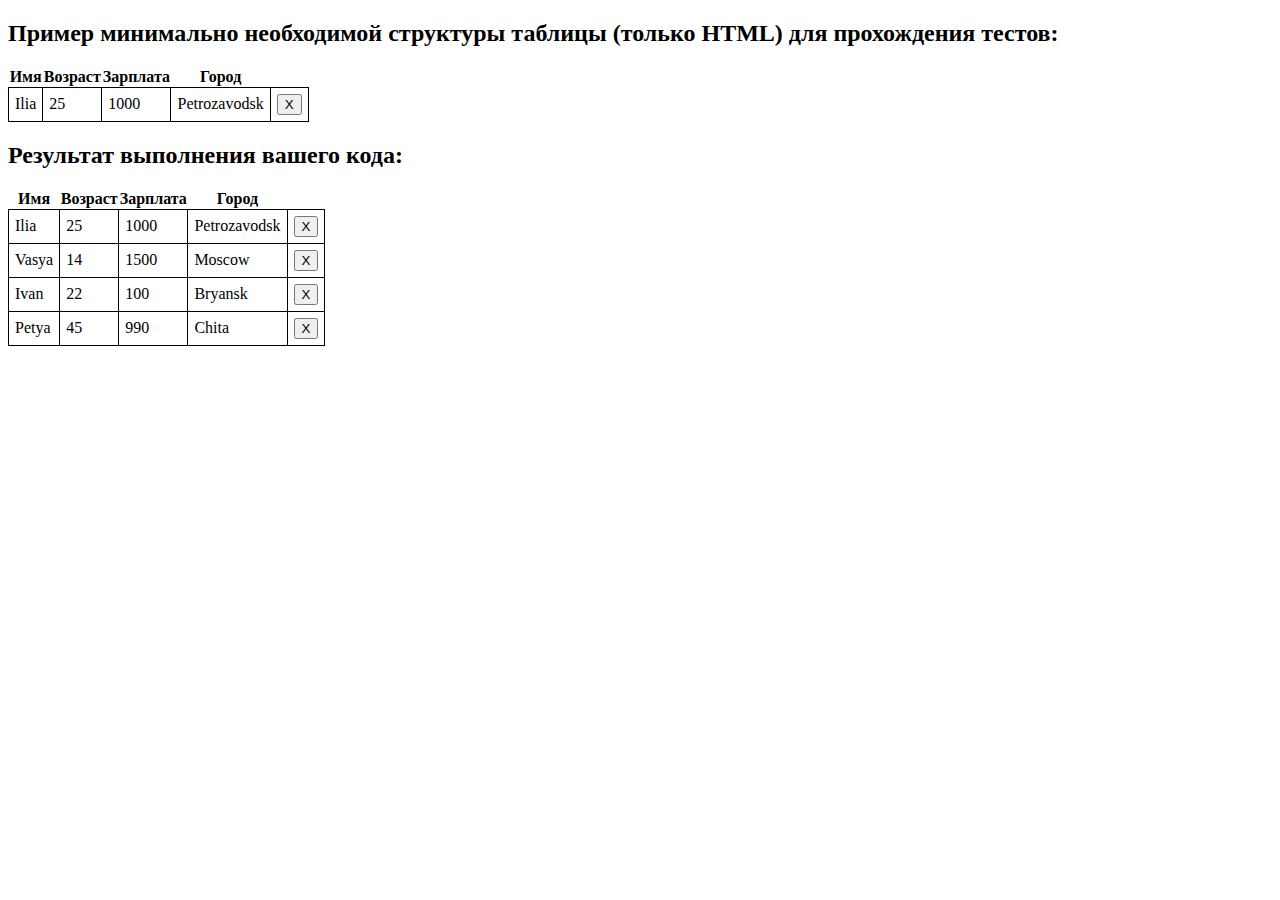
<file: 6-module/1-task/index.html>
<!DOCTYPE html>
<html>

<head>
  <title>Очищаемая таблица</title>
  <link href="style.css" rel="stylesheet">
</head>

<body>
  <h2>Пример минимально необходимой структуры таблицы (только HTML) для прохождения тестов:</h1>
  <div class="example">
    <table>
      <thead>
        <tr>
          <th>Имя</th>
          <th>Возраст</th>
          <th>Зарплата</th>
          <th>Город</th>
          <th></th>
        </tr>
      </thead>
      <tbody>
        <tr>
          <td>Ilia</td>
          <td>25</td>
          <td>1000</td>
          <td>Petrozavodsk</td>
          <td><button>X</button></td>
        </tr>
      </tbody>
    </table>
  </div>

  <h2>Результат выполнения вашего кода:</h2>

  <script type="module">
    import UserTable from './index.js';

    let rows = [
      {
        name: 'Ilia',
        age: 25,
        salary: 1000,
        city: 'Petrozavodsk'
      },
      {
        name: 'Vasya',
        age: 14,
        salary: 1500,
        city: 'Moscow'
      },
      {
        name: 'Ivan',
        age: 22,
        salary: 100,
        city: 'Bryansk'
      },
      {
        name: 'Petya',
        age: 45,
        salary: 990,
        city: 'Chita'
      }
    ];

    let table = new UserTable(rows);
    document.body.append(table.elem);

  </script>
</body>

</html>
</file>
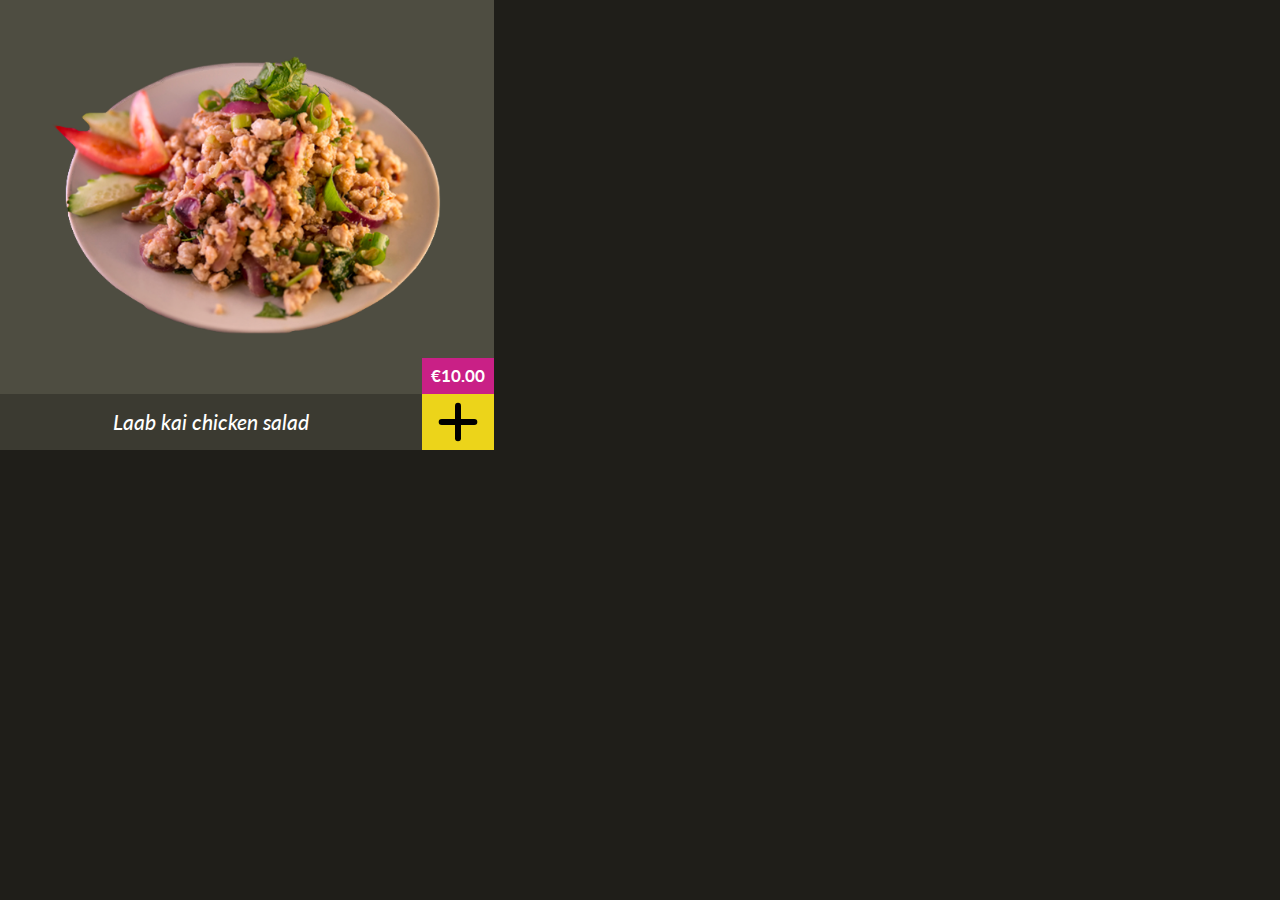
<file: 6-module/2-task/index.html>
<!DOCTYPE html>
<html>

<head>
  <meta charset="utf-8" />
  <meta name="viewport" content="width=device-width, initial-scale=1" />
  <title>Бангкок Экспресс: Карточка товара</title>
  <link rel="stylesheet" href="./index.css" />
  <link rel="stylesheet" href="/assets/styles/common.css" />
</head>

<body>
  <div id="holder" class="container_half"></div>

  <script type="module">
    import ProductCard from './index.js';

    let card = new ProductCard({
      name: "Laab kai chicken salad",
      price: 10,
      category: "salads",
      image: "laab_kai_chicken_salad.png",
      id: "laab-kai-chicken-salad"
    });

    holder.append(card.elem);
  </script>
</body>

</html>
</file>
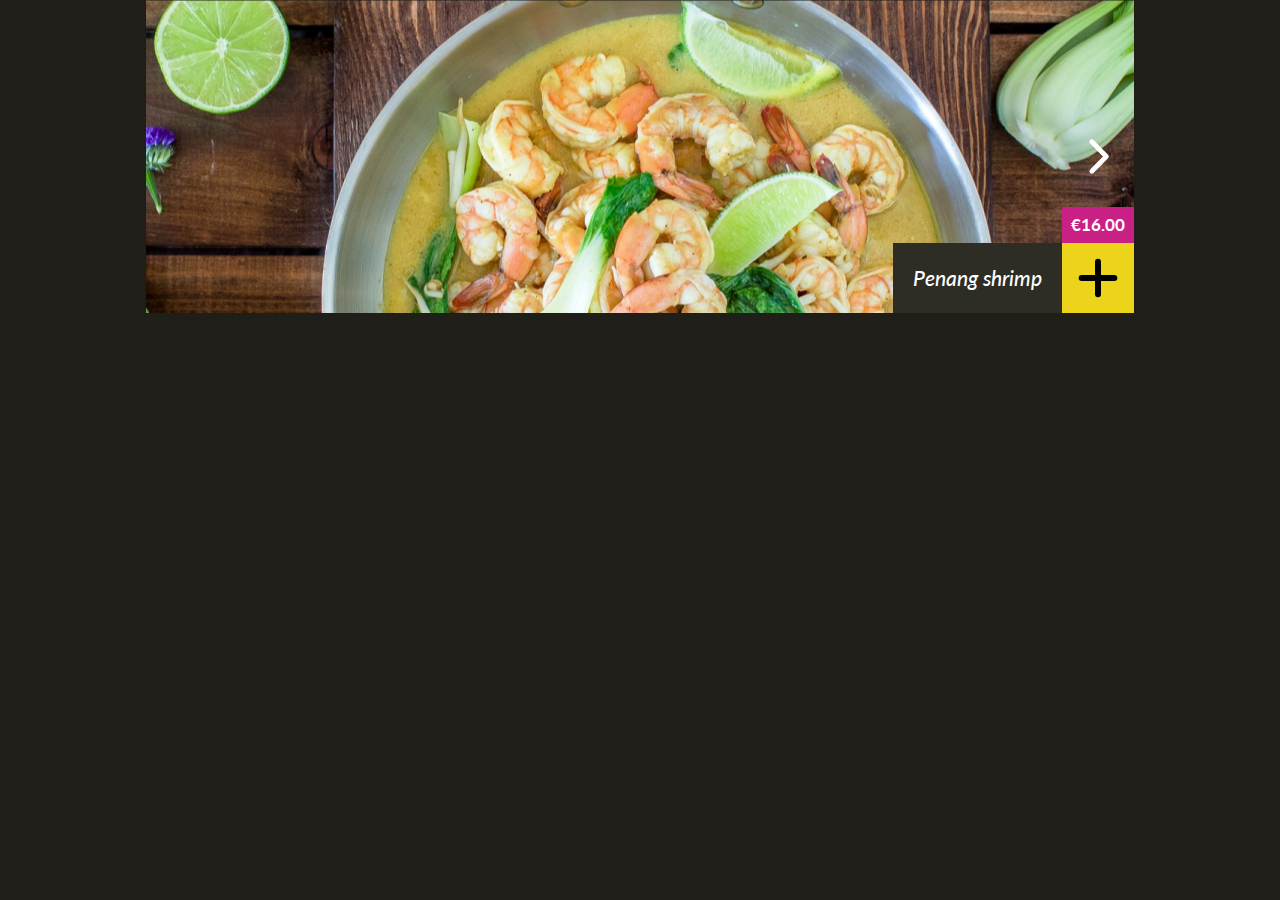
<file: 6-module/3-task/index.html>
<!DOCTYPE html>
<html>

<head>
  <meta charset="utf-8" />
  <meta name="viewport" content="width=device-width, initial-scale=1" />
  <title>Бангкок Экспресс: Карусель</title>

  <link rel="stylesheet" href="./index.css" />
  <link rel="stylesheet" href="/assets/styles/common.css" />
</head>

<body>
  <div class="container">
  </div>

  <script type="module">
    import slides from './slides.js';
    import Carousel from './index.js';

    let carousel = new Carousel(slides);
    let containerElement = document.body.querySelector('.container');

    containerElement.append(carousel.elem);
  </script>
</body>

</html>
</file>
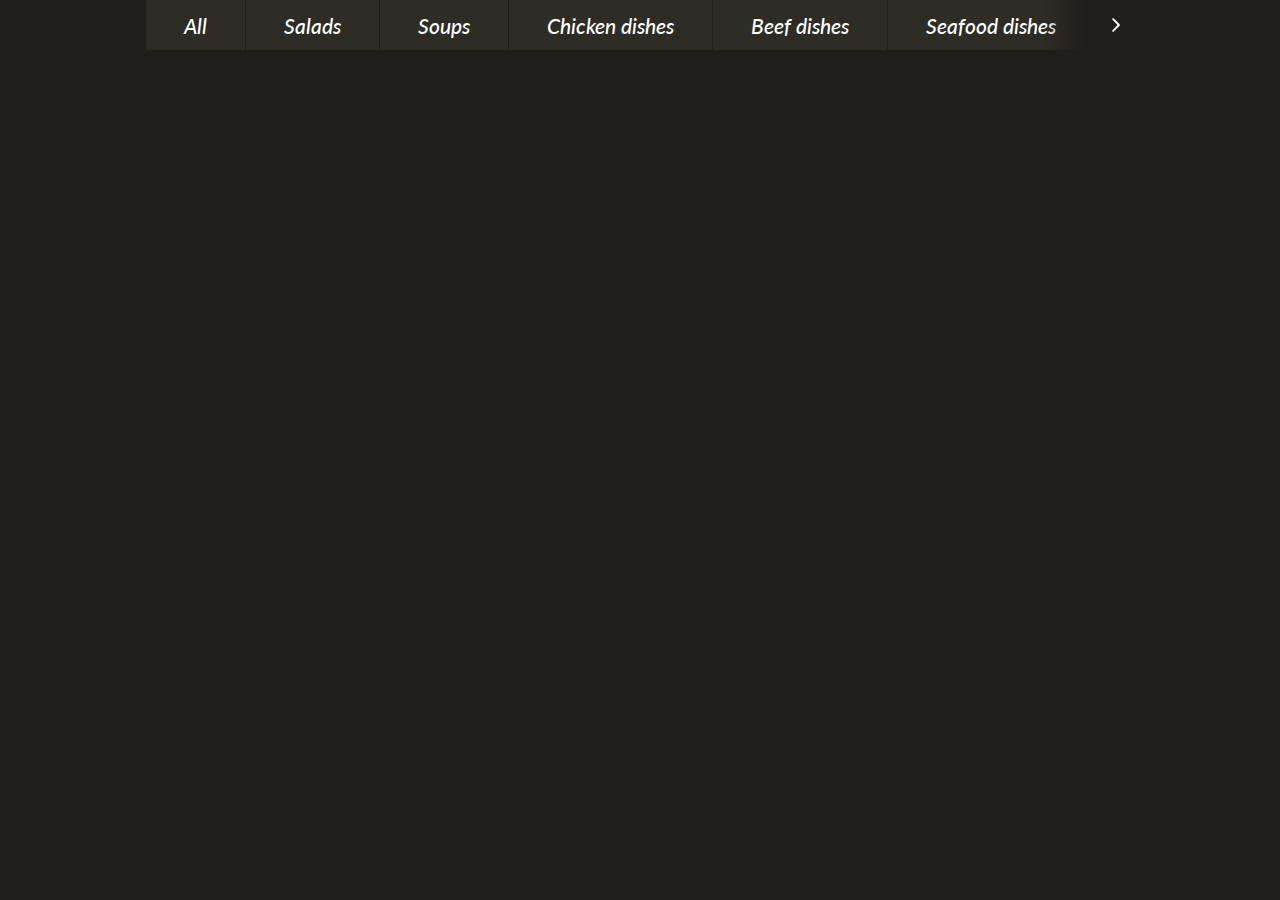
<file: 7-module/1-task/index.html>
<!DOCTYPE html>
<html>

<head>
  <meta charset="utf-8" />
  <meta name="viewport" content="width=device-width, initial-scale=1" />
  <title>Бангкок Экспресс: Лента-Меню</title>

  <link rel="stylesheet" href="./index.css" />
  <link rel="stylesheet" href="/assets/styles/common.css" />
</head>

<body>
  <div class="container">
  </div>

  <script type="module">
    import RibbonMenu from './index.js';
    import categories from './categories.js';

    let ribbon = new RibbonMenu(categories);

    let container = document.querySelector('.container');

    container.append(ribbon.elem);
  </script>
</body>

</html>
</file>
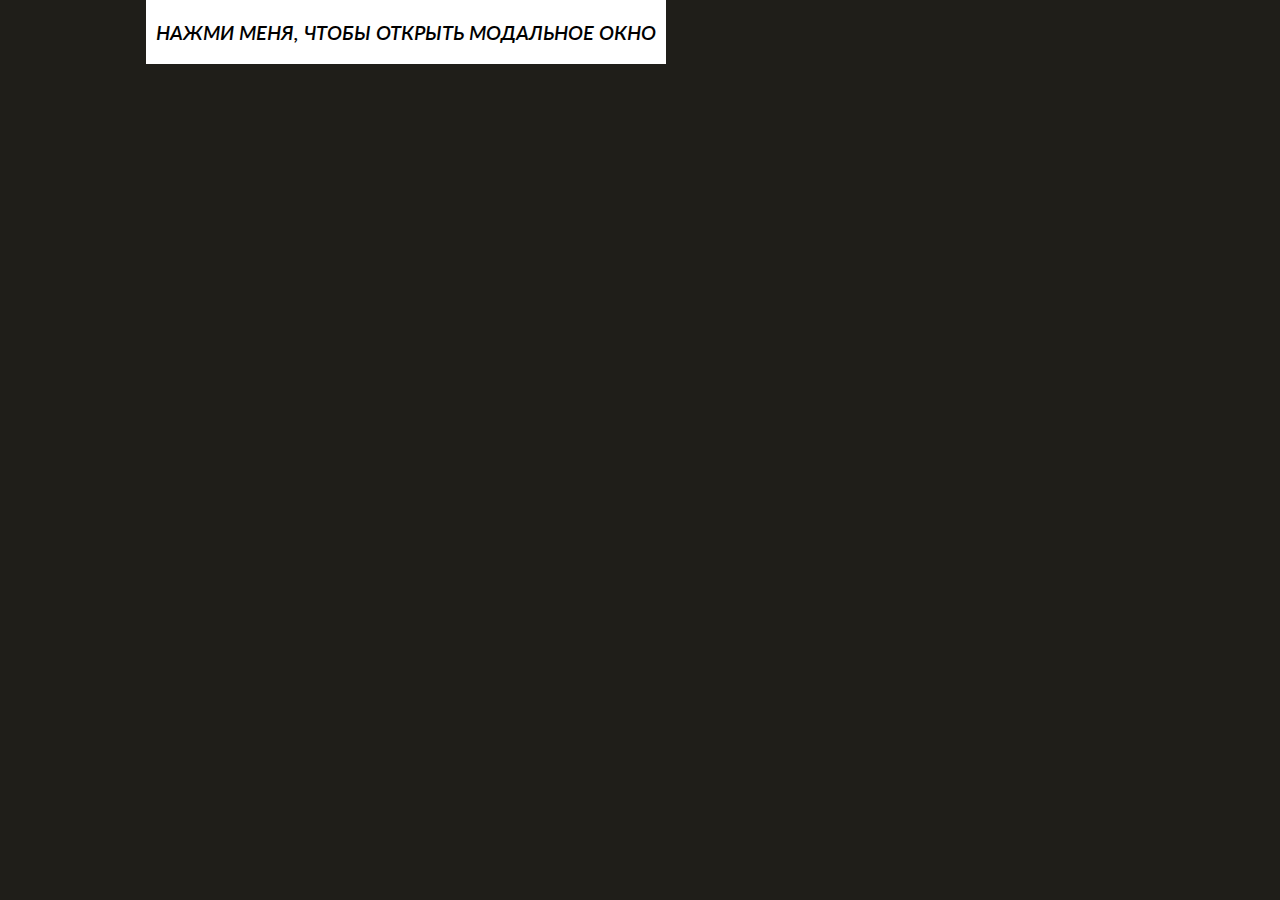
<file: 7-module/2-task/index.html>
<!DOCTYPE html>
<html>

<head>
  <meta charset="utf-8" />
  <meta name="viewport" content="width=device-width, initial-scale=1" />
  <title>Бангкок Экспресс: Модальное окно</title>

  <link rel="stylesheet" href="./index.css" />
  <link rel="stylesheet" href="/assets/styles/common.css" />
</head>

<body>
  <script type="module">
    import Modal from './index.js';
    import createElement from '../../assets/lib/create-element.js';

    window.openModal = () => {
      let modal = new Modal();
      modal.setTitle('Modal Title');
      modal.setBody(createElement('<div>Тело модального окна</div>'));

      modal.open();
    }
  </script>

  <div class="container">
    <button class='button' onclick="openModal()" style="background: white; color: black;padding: 10px">
      Нажми меня, чтобы открыть модальное окно
    </button>
  </div>


</body>

</html>
</file>
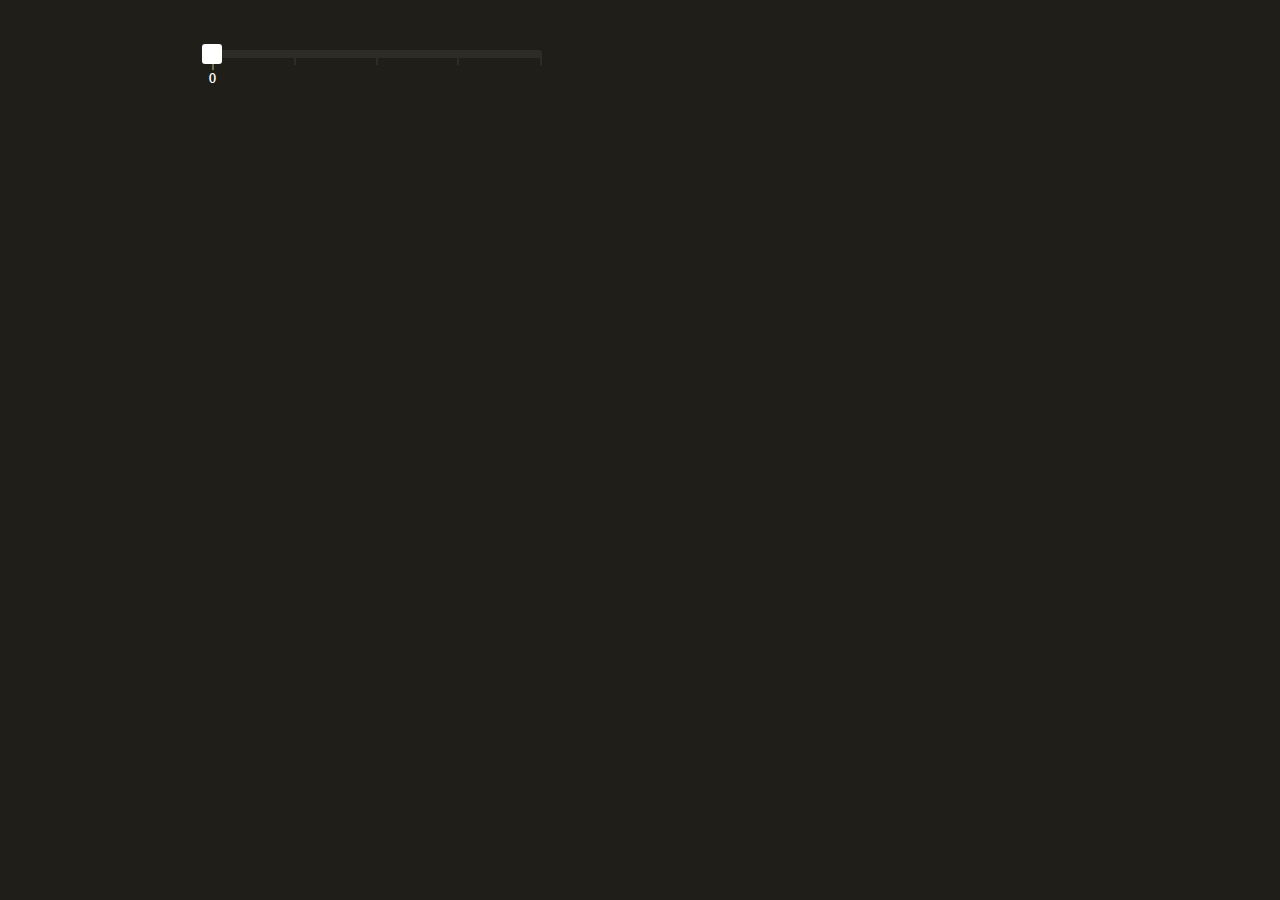
<file: 7-module/3-task/index.html>
<!DOCTYPE html>
<html>

<head>
  <meta charset="utf-8" />
  <meta name="viewport" content="width=device-width, initial-scale=1" />
  <title>Бангкок Экспресс: Пошаговый слайдер</title>

  <link rel="stylesheet" href="./index.css" />
  <link rel="stylesheet" href="/assets/styles/common.css" />
</head>

<body>
  <div class="container" id="holder" style="padding: 50px;">
  </div>

  <script type="module">
    import StepSlider from './index.js';

    let stepSlider = new StepSlider({
      steps: 5
    });

    holder.append(stepSlider.elem);

    holder.addEventListener('slider-change', (event) => console.log(event));
  </script>
</body>

</html>
</file>
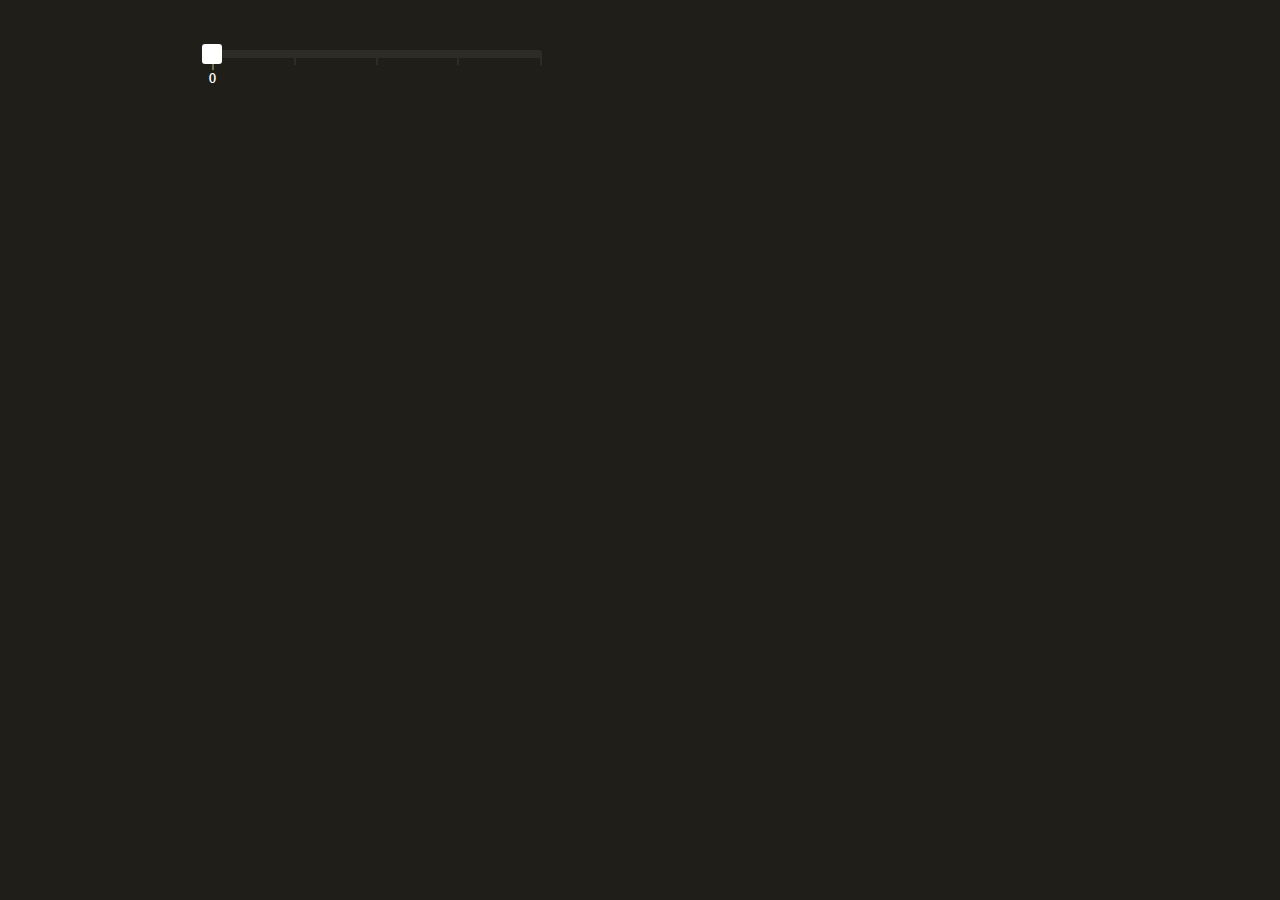
<file: 7-module/4-task/index.html>
<!DOCTYPE html>
<html>
  <head>
    <meta charset="utf-8" />
    <meta name="viewport" content="width=device-width, initial-scale=1" />
    <title>Бангкок Экспресс: Пошаговый слайдер</title>

    <link rel="stylesheet" href="./index.css" />
    <link rel="stylesheet" href="/assets/styles/common.css" />
  </head>

  <body>
    <div class="container" id="holder" style="padding: 50px"></div>

    <script type="module">
      import StepSlider from "./index.js";

      let stepSlider = new StepSlider({
        steps: 5,
      });

      holder.append(stepSlider.elem);

      holder.addEventListener("slider-change", (event) => console.log(event));
    </script>
  </body>
</html>
</file>
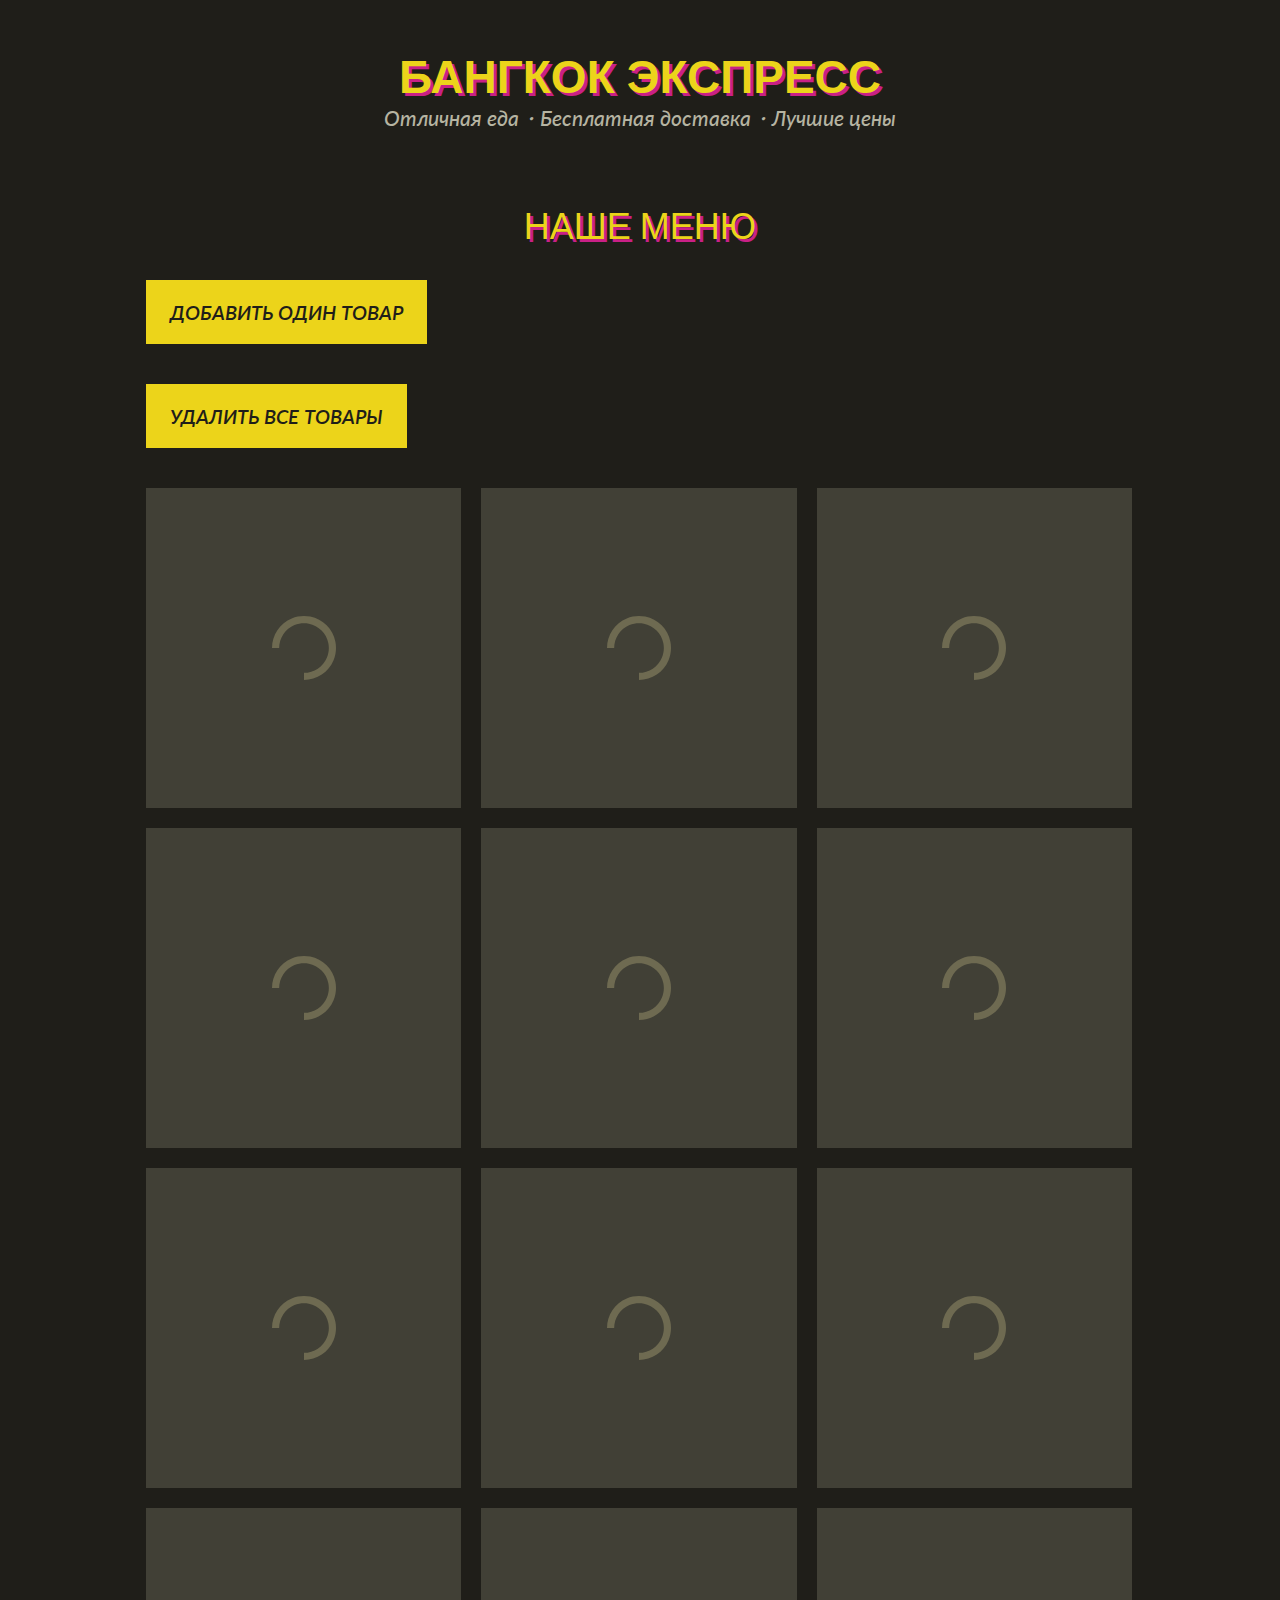
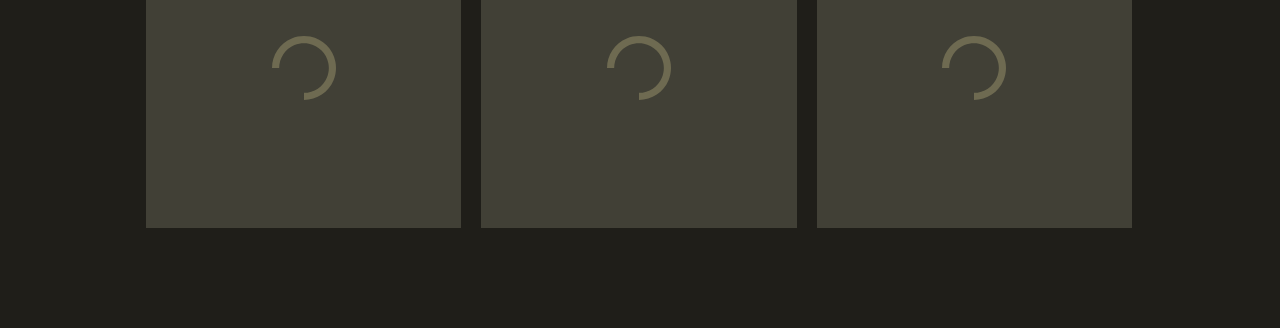
<file: 8-module/1-task/index.html>
<!DOCTYPE html>
<html>

<head>
  <meta charset="utf-8" />
  <meta name="viewport" content="width=device-width, initial-scale=1" />
  <title>Бангкок Экспресс: Иконка корзины</title>

  <link rel="stylesheet" href="./index.css" />
  <link rel="stylesheet" href="./product-grid.css" />
  <link rel="stylesheet" href="/assets/styles/common.css" />
</head>

<body>
  <header class="header container">
    <h1 class="heading logo">Бангкок Экспресс</h1>
    <h3 class="subheading">Отличная еда・Бесплатная доставка・Лучшие цены</h3>

    <div data-cart-icon-holder>
      <!--СЮДА ВСТАВЛЯЕТСЯ CART-ICON-->
    </div>
  </header>

  <main>
    <div class="container" style="padding-bottom: 40px;">
      <h2 class="section-heading">Наше Меню</h2>

      <div>
        <button class="button" data-add-product>Добавить один товар</button>
      </div>

      <div style="padding-top: 40px;">
        <button class="button" data-remove-all-products>Удалить все товары</button>
      </div>
    </div>

    <div class="container">
      <div class="products-grid is-loading">
        <div class="products-grid__skeleton">
          <div class="products-grid__skeleton-item"></div>
          <div class="products-grid__skeleton-item"></div>
          <div class="products-grid__skeleton-item"></div>
          <div class="products-grid__skeleton-item"></div>
          <div class="products-grid__skeleton-item"></div>
          <div class="products-grid__skeleton-item"></div>

          <div class="products-grid__skeleton-item"></div>
          <div class="products-grid__skeleton-item"></div>
          <div class="products-grid__skeleton-item"></div>
          <div class="products-grid__skeleton-item"></div>
          <div class="products-grid__skeleton-item"></div>
          <div class="products-grid__skeleton-item"></div>
        </div>

        <div class="products-grid__inner"></div>
      </div>
    </div>
  </main>

  <script type="module">
    import CartIcon from './index.js';

    let product = {
      price: 7,
      count: 1,
    }

    let cart = {
      products: [],

      isEmpty() {
        return this.products.length === 0;
      },

      getTotalCount() {
        return this.products.length;
      },

      getTotalPrice() {
        return this.products.reduce((totalPrice, product) => totalPrice + product.price, 0);
      }
    }

    let cartIcon = new CartIcon();
    let cartIconHolder = document.querySelector('[data-cart-icon-holder]');
    cartIconHolder.append(cartIcon.elem);

    let addProductButton = document.querySelector('[data-add-product]');
    let removeAllProductsButton = document.querySelector('[data-remove-all-products]');

    addProductButton.onclick = () => {
      let productToAdd = Object.assign({}, product);
      cart.products.push(productToAdd);

      cartIcon.update(cart);
    };

    removeAllProductsButton.onclick = () => {
      cart.products = [];

      cartIcon.update(cart);
    };

  </script>
</body>

</html>
</file>
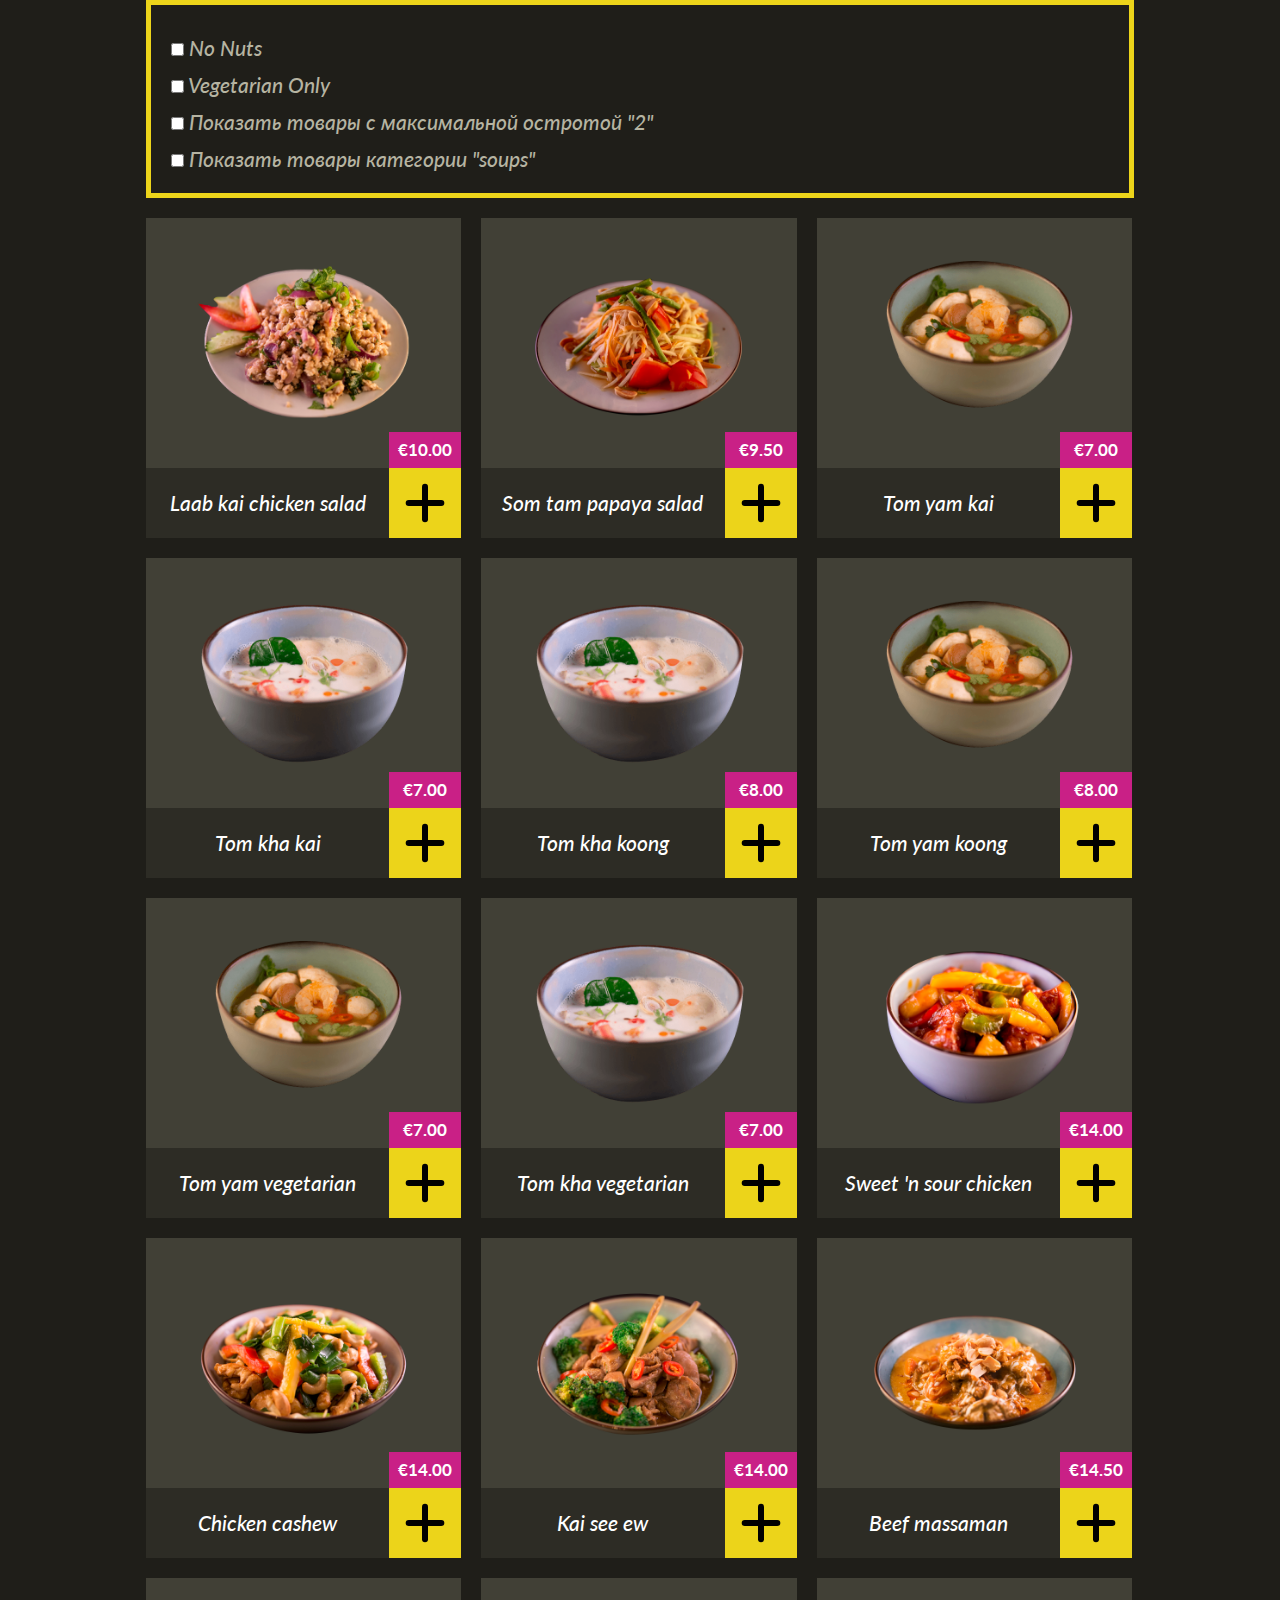
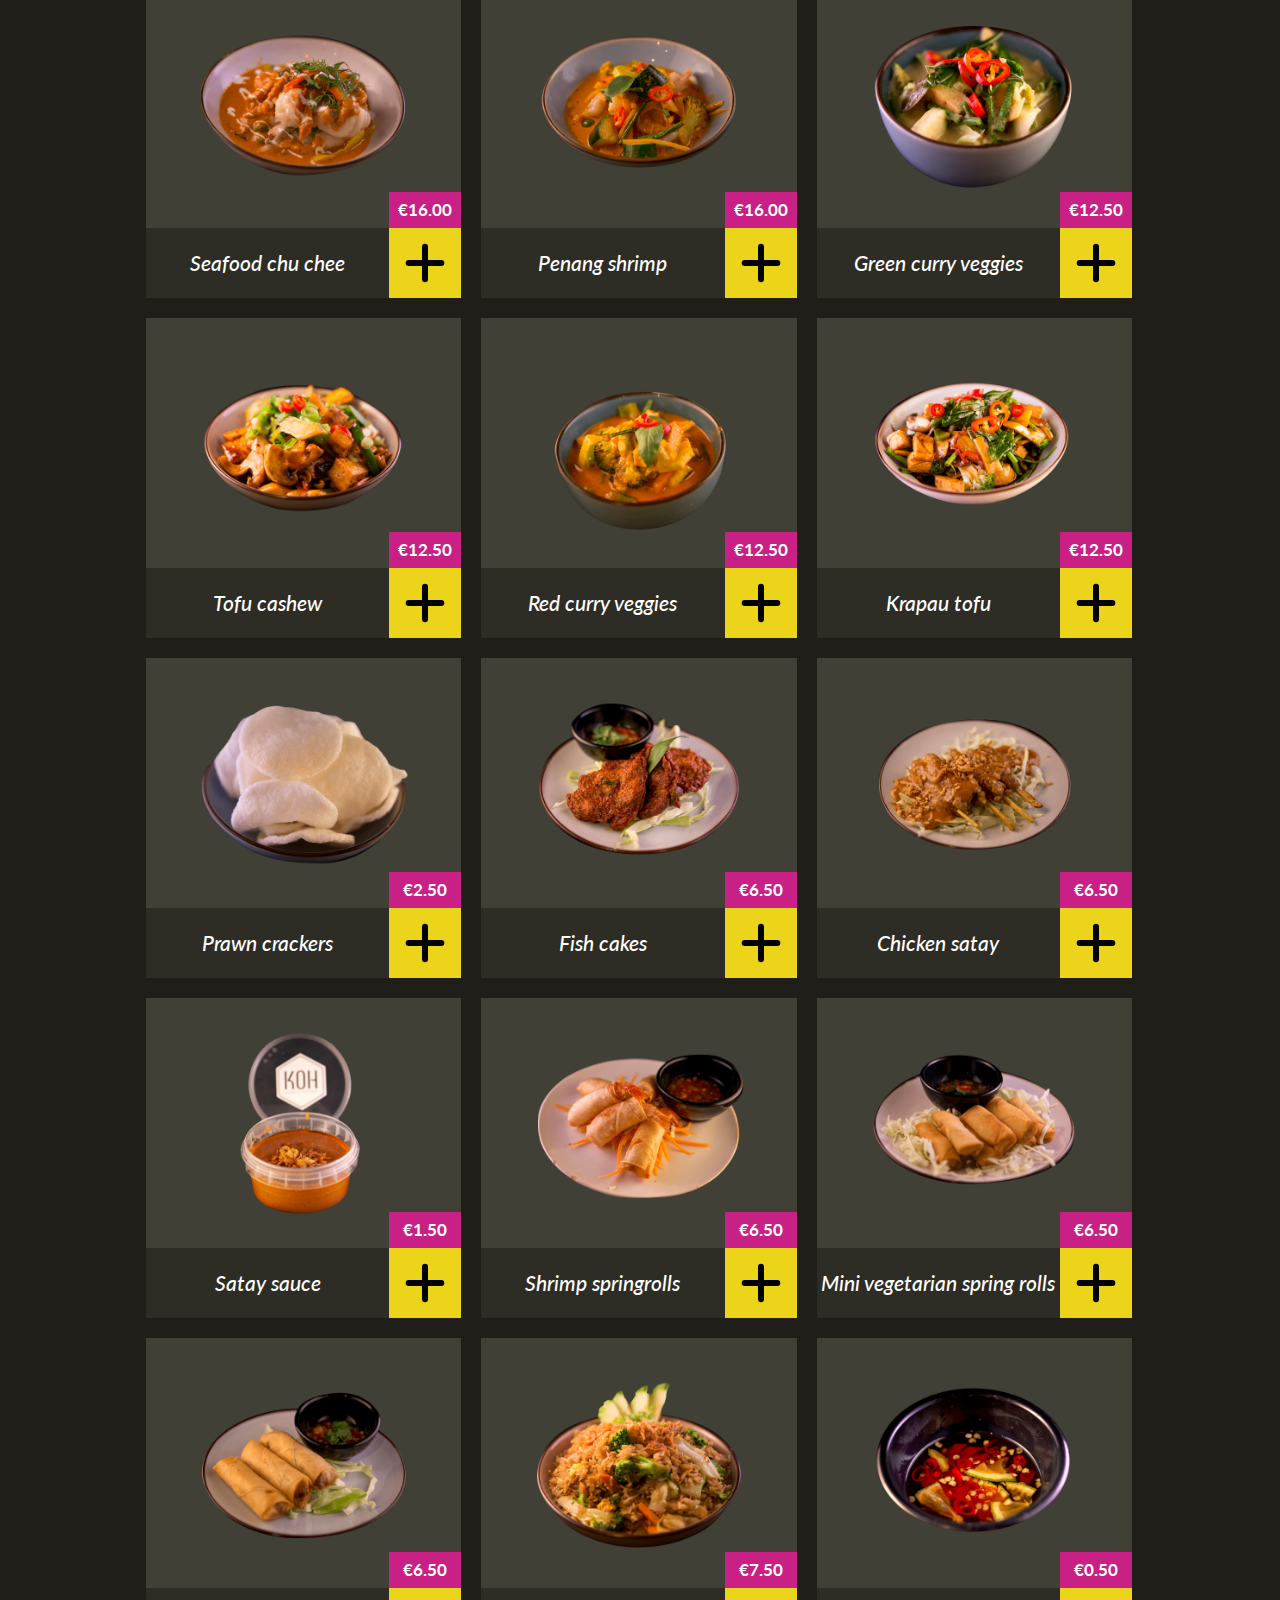
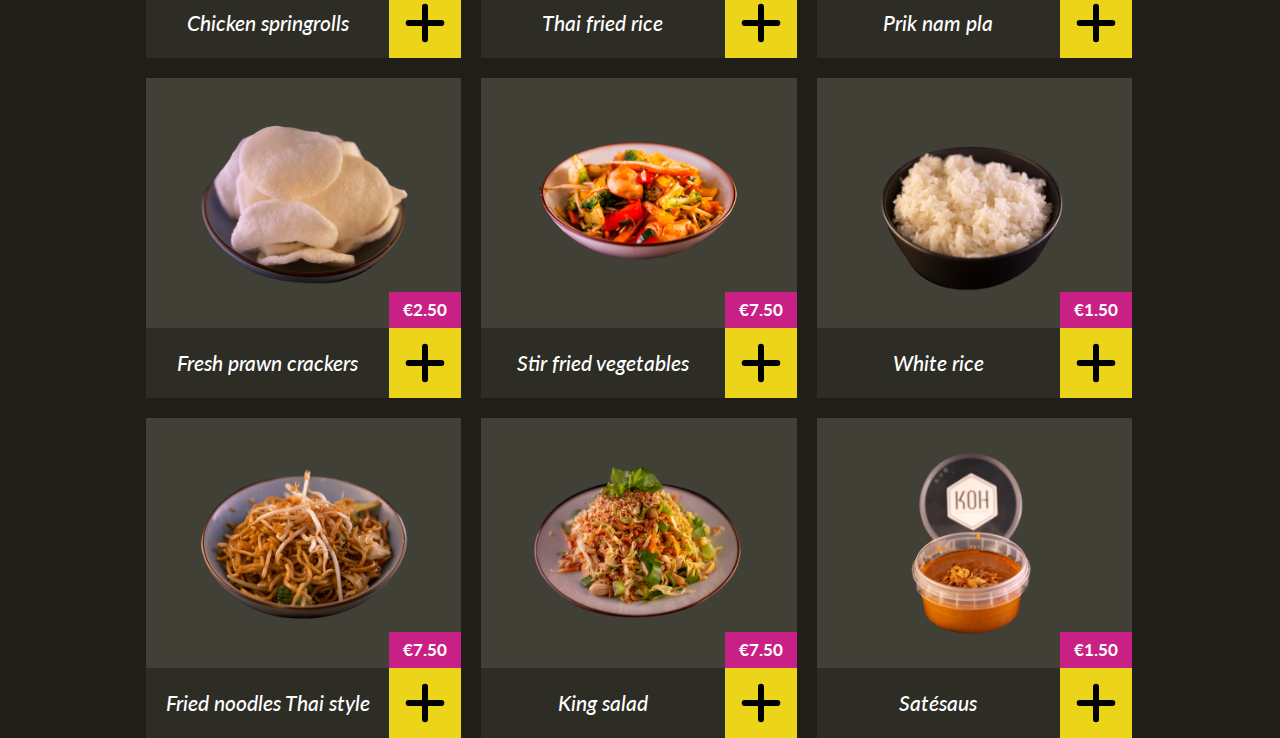
<file: 8-module/2-task/index.html>
<!DOCTYPE html>
<html>

<head>
  <meta charset="utf-8" />
  <meta name="viewport" content="width=device-width, initial-scale=1" />
  <title>Бангкок Экспресс: Иконка корзины</title>

  <link rel="stylesheet" href="./index.css" />
  <link rel="stylesheet" href="../../../6-module/2-task/index.css">
  <link rel="stylesheet" href="/assets/styles/common.css" />
</head>

<style>
  .controls {
    padding: 20px;
    margin-bottom: 20px;
    border: 5px solid var(--color-yellow);
  }

  .controls__row {
    margin-top: 10px;
  }
</style>

<body>
  <div class="container controls">
    <div class="controls__row">
      <label class="subheading">
        <input type="checkbox" data-no-nuts> No Nuts
      </label>
    </div>

    <div class="controls__row">
      <label class="subheading">
        <input type="checkbox" data-vegetarian-only> Vegetarian Only
      </label>
    </div>

    <div class="controls__row">
      <label class="subheading">
        <input type="checkbox" data-max-spiciness> Показать товары с максимальной остротой "2"
      </label>
    </div>

    <div class="controls__row">
      <label class="subheading">
        <input type="checkbox" data-category> Показать товары категории "soups"
      </label>
    </div>
  </div>

  <div class="container" id="container"></div>

  <script type="module">
    import ProductGrid from './index.js';
    import products from './products.js';

    let productGrid = new ProductGrid(products);

    container.append(productGrid.elem);

    let noNutsControl = document.querySelector('[data-no-nuts]');
    noNutsControl.addEventListener('change', () => {
      productGrid.updateFilter({ noNuts: event.target.checked });
    });

    let vegetarianOnlyControl = document.querySelector('[data-vegetarian-only]');
    vegetarianOnlyControl.addEventListener('change', () => {
      productGrid.updateFilter({ vegeterianOnly: event.target.checked });
    });

    let maxSpicinessControl = document.querySelector('[data-max-spiciness]');
    maxSpicinessControl.addEventListener('change', () => {
      if (event.target.checked) {
        productGrid.updateFilter({ maxSpiciness: 2 });
      } else {
        productGrid.updateFilter({ maxSpiciness: 4 });
      }
    });

    let categoryControl = document.querySelector('[data-category]');
    categoryControl.addEventListener('change', () => {
      if (event.target.checked) {
        productGrid.updateFilter({ category: 'soups' });
      } else {
        productGrid.updateFilter({ category: '' });
      }
    });

  </script>
</body>

</html>
</file>
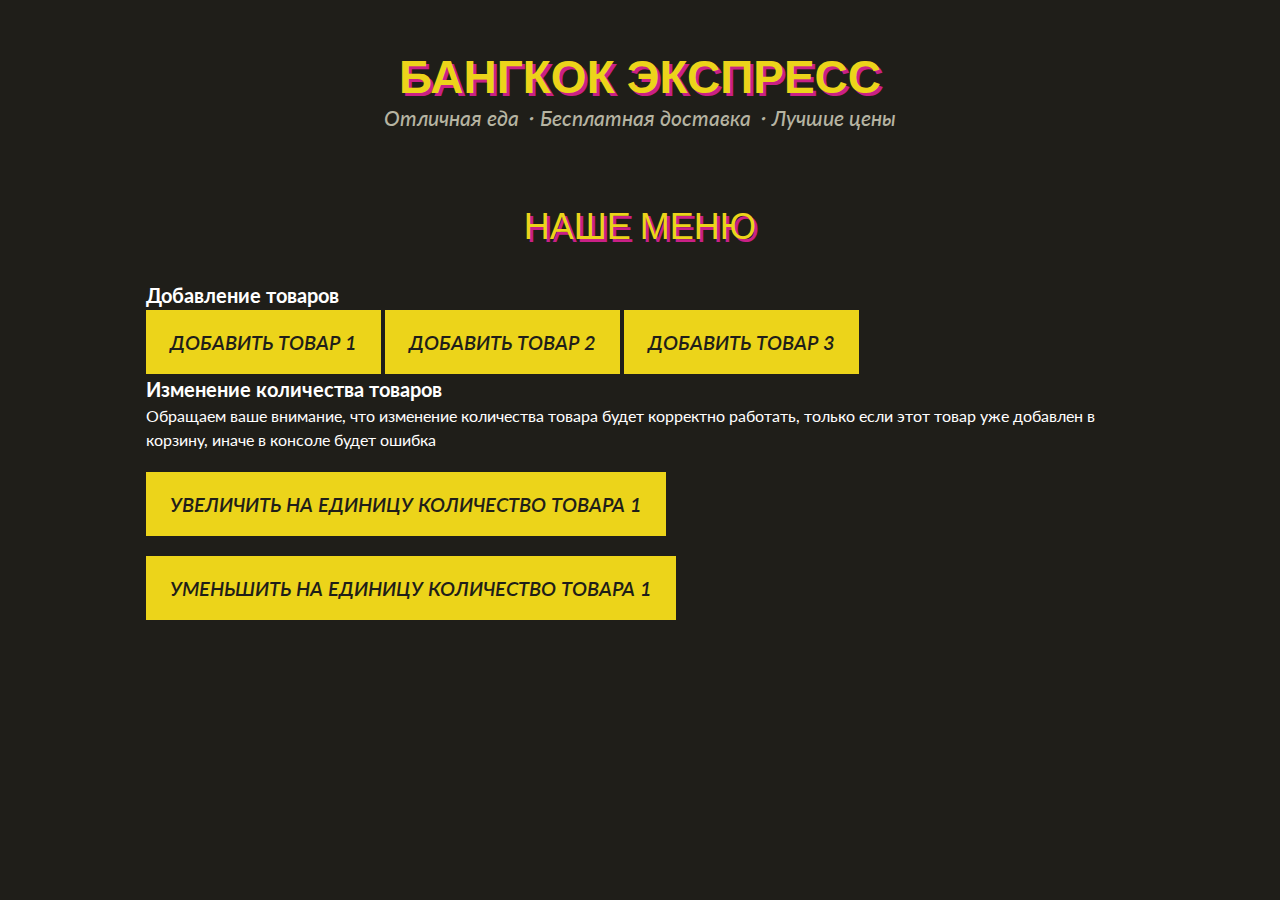
<file: 8-module/3-task/index.html>
<!DOCTYPE html>
<html>

<head>
  <meta charset="utf-8" />
  <meta name="viewport" content="width=device-width, initial-scale=1" />
  <title>Бангкок Экспресс: Корзина</title>

  <link rel="stylesheet" href="../1-task/index.css" />
  <link rel="stylesheet" href="/assets/styles/common.css" />
</head>

<body>
  <header class="header container">
    <h1 class="heading logo">Бангкок Экспресс</h1>
    <h3 class="subheading">Отличная еда・Бесплатная доставка・Лучшие цены</h3>

    <div data-cart-icon-holder>
      <!--СЮДА ВСТАВЛЯЕТСЯ CART-ICON-->
    </div>
  </header>

  <main>
    <div class="container" style="padding-bottom: 40px;">
      <h2 class="section-heading">Наше Меню</h2>

      <div class="container">
        <h3 style="font-size: 20px;">Добавление товаров</h3>

        <button class="button" data-add-product-id="laab-kai-chicken-salad">Добавить товар 1</button>
        <button class="button" data-add-product-id="som-tam-papaya-salad">Добавить товар 2</button>
        <button class="button" data-add-product-id="tom-yam-kai">Добавить товар 3</button>
      </div>

      <div class="container">
        <h3 style="font-size: 20px;">Изменение количества товаров</h3>

        <p style="font-size: 16px;">Обращаем ваше внимание, что изменение количества товара будет корректно работать,
          только если этот товар уже добавлен в корзину, иначе в консоле будет ошибка</p>

        <div style="padding-top: 20px;">
          <button class="button"
          data-increase-count-product-id="laab-kai-chicken-salad">Увеличить на единицу количество Товара 1</button>
        </div>

        <div style="padding-top: 20px;">
          <button class="button"
          data-decrease-count-product-id="laab-kai-chicken-salad">Уменьшить на единицу количество Товара 1</button>
        </div>
      </div>

    </div>

  </main>

  <script type="module">
    import Cart from './index.js';
    import CartIcon from '../1-task/index.js';

    let cartIcon = new CartIcon();
    let cartIconHolder = document.querySelector('[data-cart-icon-holder]');
    cartIconHolder.append(cartIcon.elem);

    let products = [
      {
        "name": "Laab kai chicken salad",
        "price": 10,
        "category": "salads",
        "image": "laab_kai_chicken_salad.png",
        "id": "laab-kai-chicken-salad",
        "spiciness": 2
      },
      {
        "name": "Som tam papaya salad",
        "price": 9.5,
        "category": "salads",
        "image": "som_tam_papaya_salad.png",
        "id": "som-tam-papaya-salad",
        "spiciness": 0
      },
      {
        "name": "Tom yam kai",
        "price": 7,
        "category": "soups",
        "image": "tom_yam.png",
        "id": "tom-yam-kai",
        "spiciness": 3
      },
    ]

    let cart = new Cart(cartIcon);

    document.addEventListener('click', (event) => {
      let button = event.target.closest('.button');
      if (!button) {
        return;
      }

      if (button.dataset.addProductId) {
        let addProductId = button.dataset.addProductId;
        let productToAdd = products.find((product) => product.id === addProductId);
        cart.addProduct(productToAdd);

        return;
      }

      if (button.dataset.increaseCountProductId) {
        let productId = button.dataset.increaseCountProductId;
        cart.updateProductCount(productId, 1);

        return;
      }

      if (button.dataset.decreaseCountProductId) {
        let productId = button.dataset.decreaseCountProductId;
        cart.updateProductCount(productId, -1);

        return;
      }
    })
  </script>
</body>

</html>
</file>
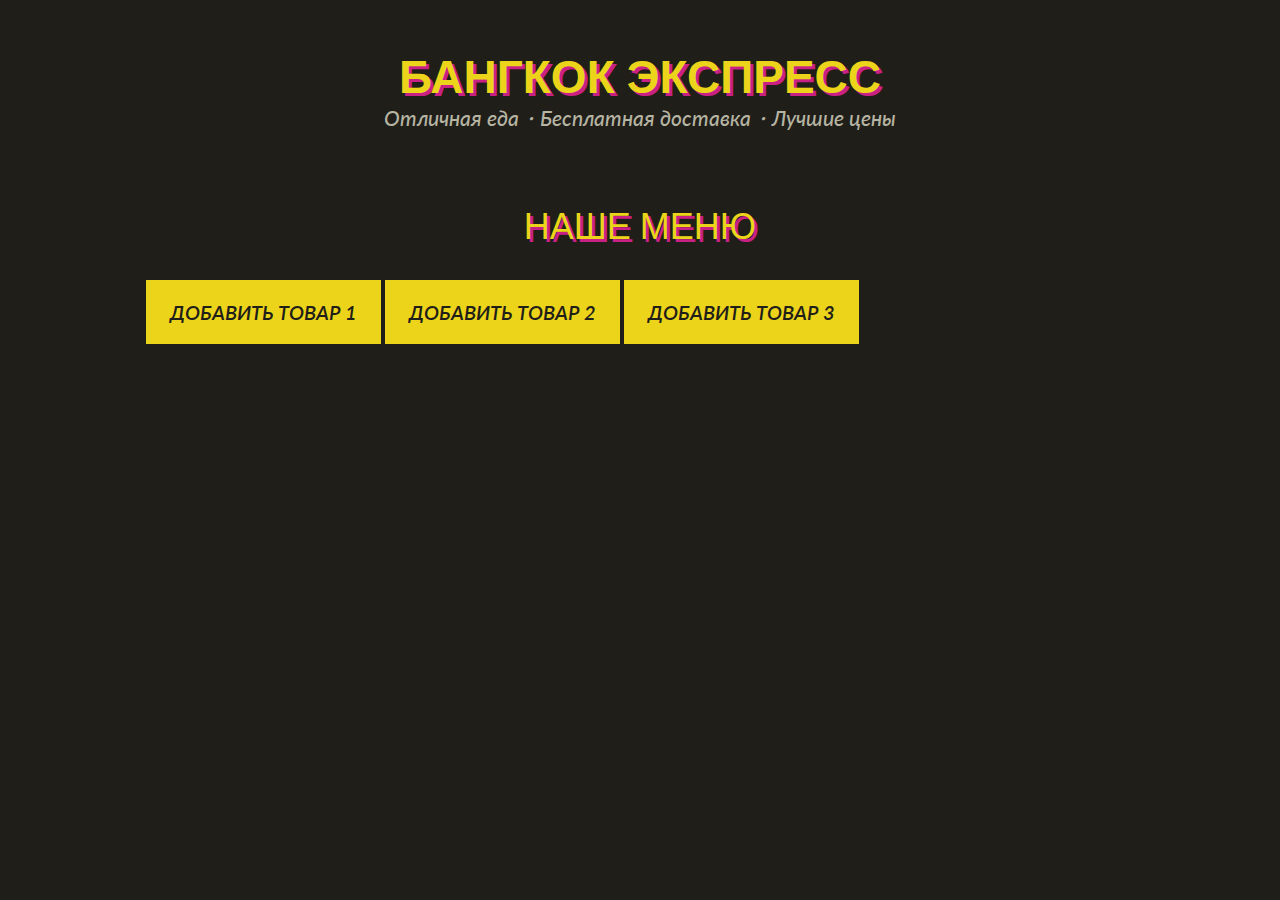
<file: 8-module/4-task/index.html>
<!DOCTYPE html>
<html>

<head>
  <meta charset="utf-8" />
  <meta name="viewport" content="width=device-width, initial-scale=1" />
  <title>Бангкок Экспресс: Корзина</title>

  <link rel="stylesheet" href="/assets/styles/common.css" />
  <link rel="stylesheet" href="./index.css">
  <link rel="stylesheet" href="../1-task/index.css" />
  <link rel="stylesheet" href="../../7-module/2-task/index.css" />

</head>

<body>
  <header class="header container">
    <h1 class="heading logo">Бангкок Экспресс</h1>
    <h3 class="subheading">Отличная еда・Бесплатная доставка・Лучшие цены</h3>

    <div data-cart-icon-holder>
      <!--СЮДА ВСТАВЛЯЕТСЯ CART-ICON-->
    </div>
  </header>

  <main>
    <div class="container" style="padding-bottom: 40px;">
      <h2 class="section-heading">Наше Меню</h2>

      <button class="button" data-add-product-id="laab-kai-chicken-salad">Добавить товар 1</button>
      <button class="button" data-add-product-id="som-tam-papaya-salad">Добавить товар 2</button>
      <button class="button" data-add-product-id="tom-yam-kai">Добавить товар 3</button>
    </div>

  </main>

  <script type="module">
    import Cart from './index.js';
    import CartIcon from '../1-task/index.js';

    let cartIcon = new CartIcon();
    let cartIconHolder = document.querySelector('[data-cart-icon-holder]');
    cartIconHolder.append(cartIcon.elem);

    let products = [
      {
        "name": "Laab kai chicken salad",
        "price": 10,
        "category": "salads",
        "image": "laab_kai_chicken_salad.png",
        "id": "laab-kai-chicken-salad",
        "spiciness": 2
      },
      {
        "name": "Som tam papaya salad",
        "price": 9.5,
        "category": "salads",
        "image": "som_tam_papaya_salad.png",
        "id": "som-tam-papaya-salad",
        "spiciness": 0
      },
      {
        "name": "Tom yam kai",
        "price": 7,
        "category": "soups",
        "image": "tom_yam.png",
        "id": "tom-yam-kai",
        "spiciness": 3
      },
    ]

    let cart = new Cart(cartIcon);

    document.addEventListener('click', (event) => {
      let button = event.target.closest('.button');
      if (!button) {
        return;
      }

      let addProductId = button.dataset.addProductId;
      let productToAdd = products.find((product) => product.id === addProductId);

      if (productToAdd) {
        cart.addProduct(productToAdd);
      }
    })
  </script>
</body>

</html>
</file>
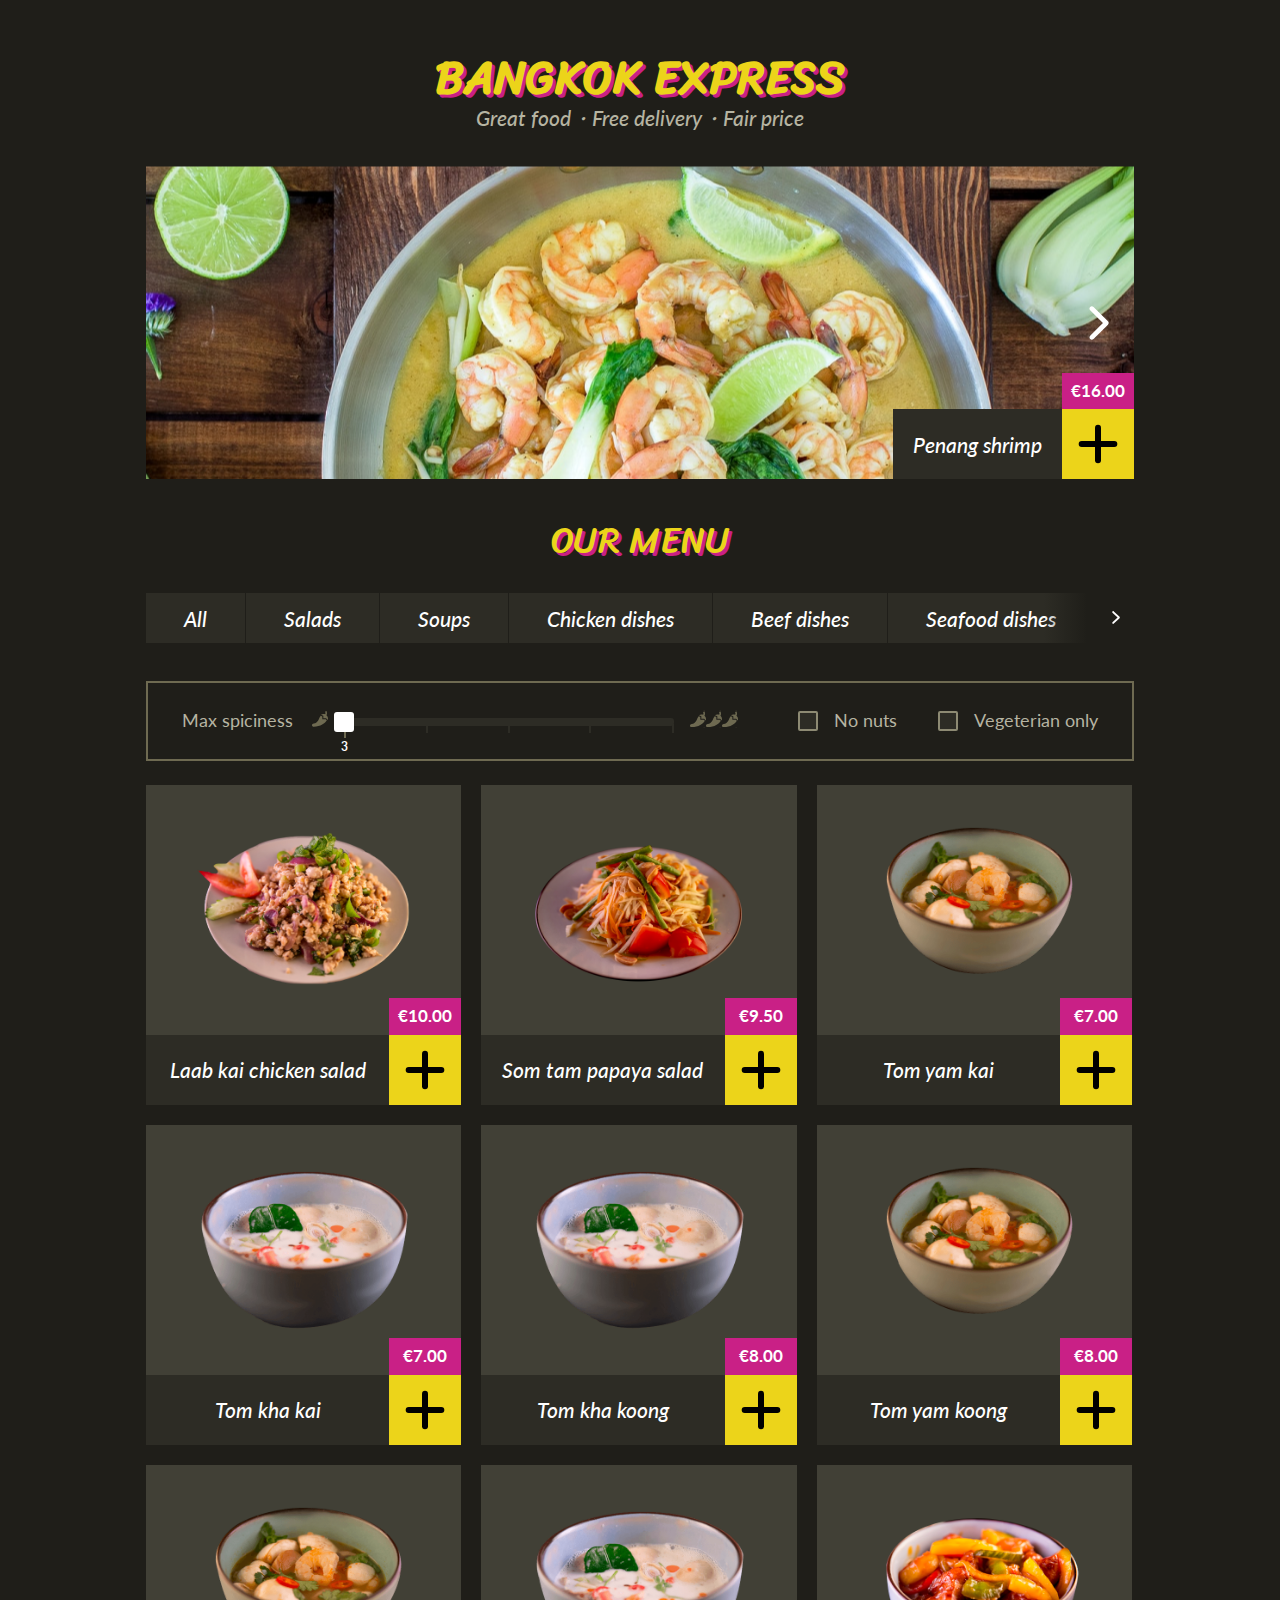
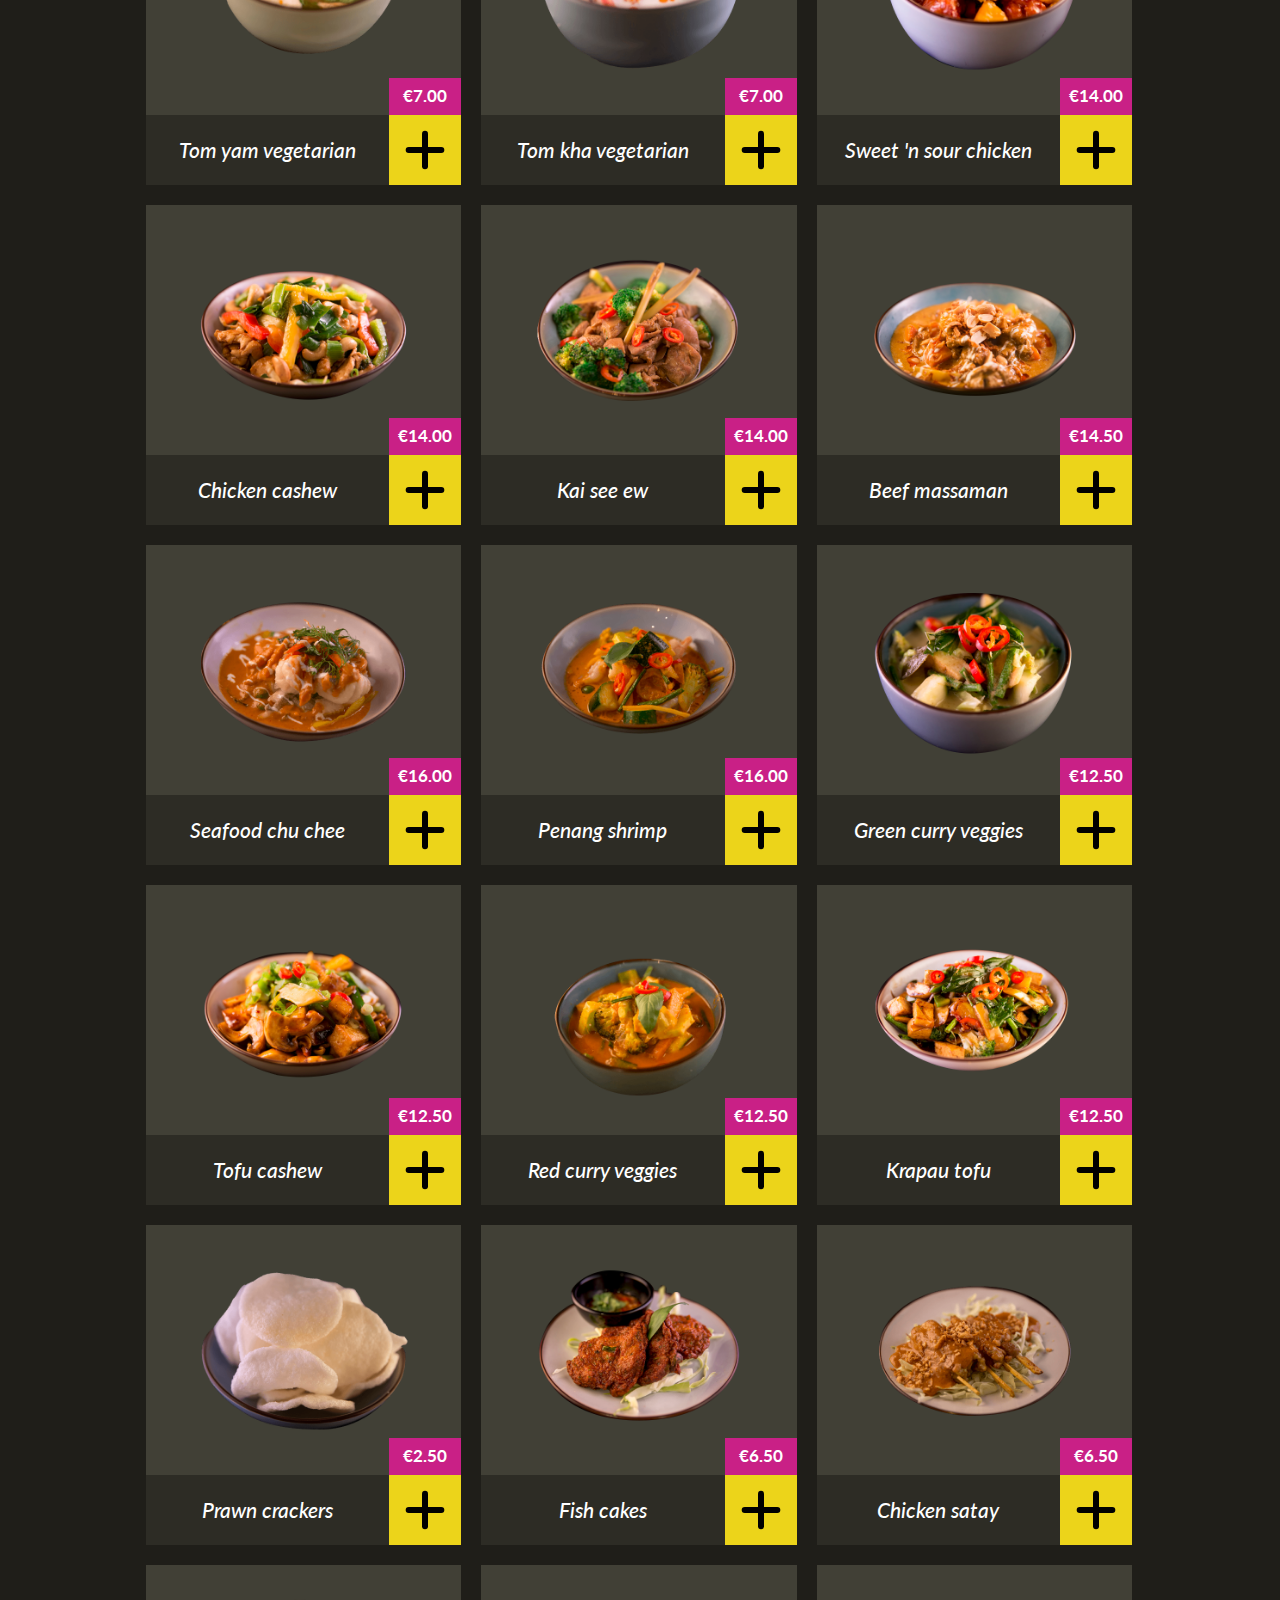
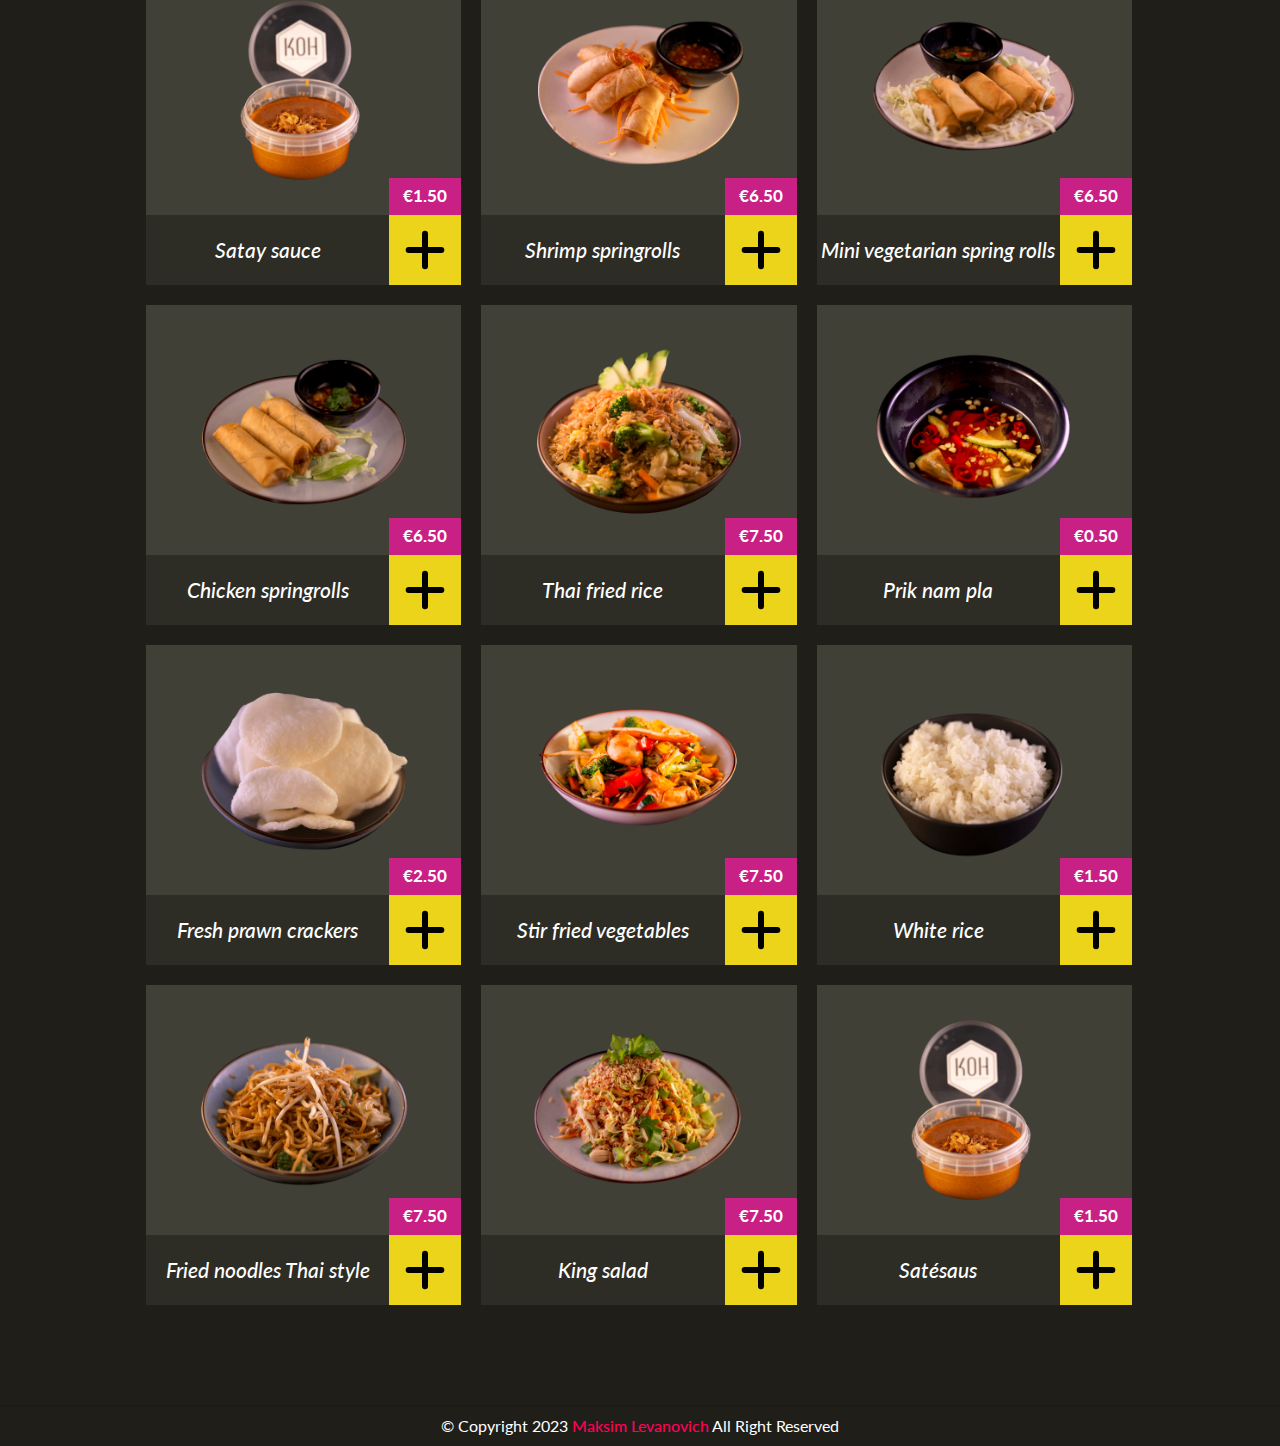
<file: 9-module/2-task/index.html>
<!DOCTYPE html>
<html>
  <head>
    <meta charset="utf-8" />
    <meta name="viewport" content="width=device-width, initial-scale=1" />
    <title>BANGKOK EXPRESS</title>

    <link rel="stylesheet" href="/assets/styles/common.css" />
    <link rel="stylesheet" href="./all.css" />

    <script type="module">
      import Main from "./index.js";

      let main = new Main();

      main.render().then(() => console.log("Страница готова!"));
    </script>
  </head>

  <body>
    <header class="header container">
      <!-- the font does not support cyrillic -->
      <h1 class="heading logo">Bangkok Express</h1>
      <h3 class="subheading">Great food・Free delivery・Fair price</h3>

      <div data-cart-icon-holder></div>
    </header>

    <main>
      <div class="container" data-carousel-holder></div>

      <div class="container">
        <h2 class="section-heading">Our Menu</h2>
        <div data-ribbon-holder></div>
      </div>

      <div class="container">
        <div class="filters">
          <div class="filters__inner">
            <div class="filters__group">
              <label class="filters__label">Max spiciness</label>
              <div class="filters__slider" data-slider-holder></div>
            </div>
            <div class="filters__group">
              <div class="filters__checkbox">
                <input
                  class="styled-checkbox"
                  id="nuts-checkbox"
                  type="checkbox"
                  value="1"
                />
                <label for="nuts-checkbox">
                  <span class="filters__label">No nuts</span>
                </label>
              </div>
            </div>
            <div class="filters__group">
              <div class="filters__checkbox">
                <input
                  class="styled-checkbox"
                  id="vegeterian-checkbox"
                  type="checkbox"
                  value="1"
                />
                <label for="vegeterian-checkbox">
                  <span class="filters__label">Vegeterian only</span>
                </label>
              </div>
            </div>
          </div>
        </div>
      </div>

      <div class="container" data-products-grid-holder>
        <div class="products-grid is-loading">
          <div class="products-grid__skeleton">
            <div class="products-grid__skeleton-item"></div>
            <div class="products-grid__skeleton-item"></div>
            <div class="products-grid__skeleton-item"></div>
            <div class="products-grid__skeleton-item"></div>
            <div class="products-grid__skeleton-item"></div>
            <div class="products-grid__skeleton-item"></div>
          </div>
          <div class="products-grid__inner"></div>
        </div>
      </div>
    </main>
    <div class="copyrightText">
      <p>
        © Copyright 2023
        <a href="https://maxlevus.github.io/Maksim-Portfolio/" target="_blank"
          >Maksim Levanovich</a
        >
        All Right Reserved
      </p>
    </div>
  </body>
</html>
</file>
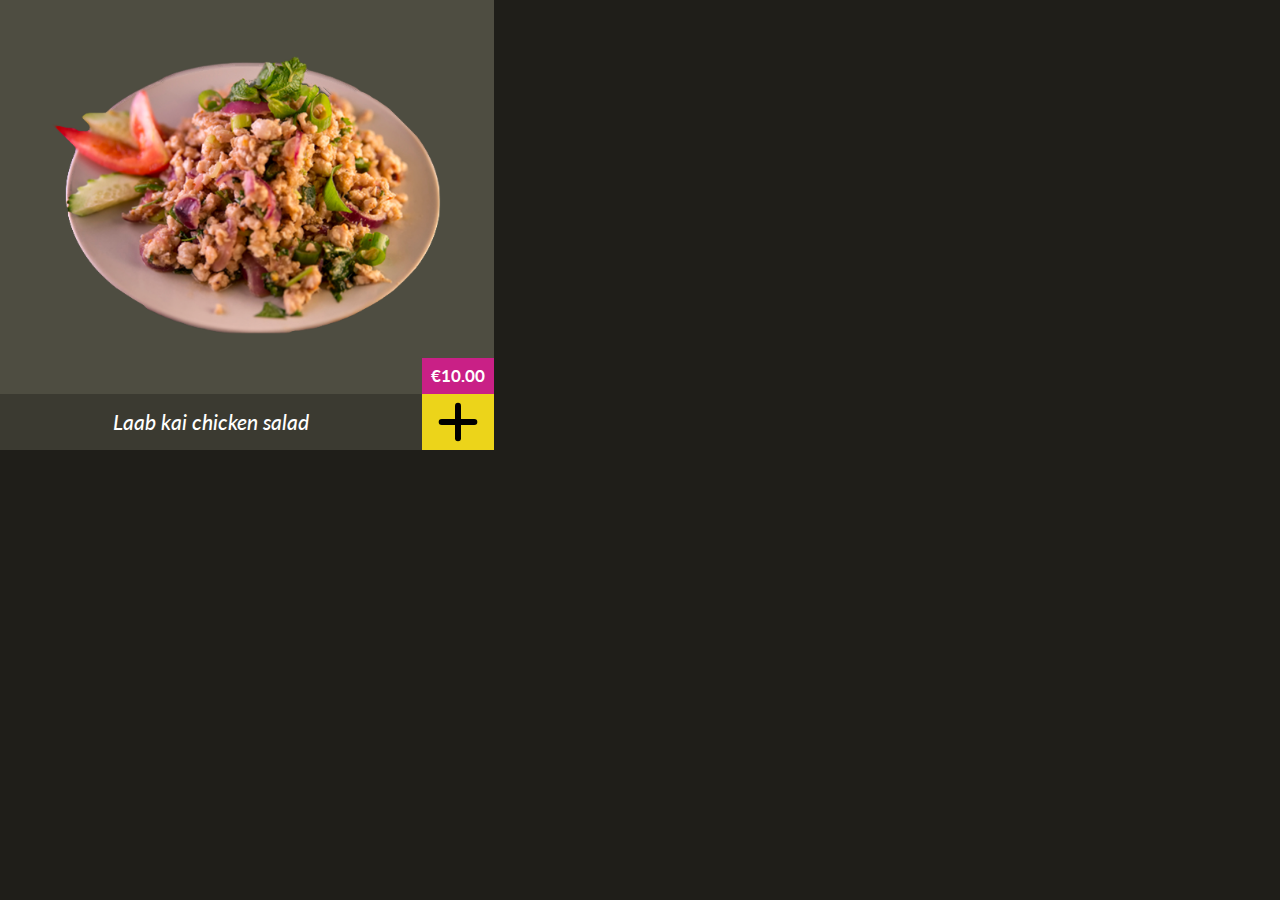
<file: 6-module/2-task/static.html>
<!DOCTYPE html>
<html>

<head>
  <meta charset="utf-8" />
  <meta name="viewport" content="width=device-width, initial-scale=1" />
  <title>Бангкок Экспресс: Карточка товара</title>
  <link rel="stylesheet" href="./index.css" />
  <link rel="stylesheet" href="/assets/styles/common.css" />
</head>

<body>
  <div id="holder" class="container_half">
    <div class="card">
      <div class="card__top">
        <img src="/assets/images/products/laab_kai_chicken_salad.png" class="card__image" alt="product">
        <span class="card__price">€10.00</span>
      </div>
      <div class="card__body">
        <div class="card__title">Laab kai chicken salad</div>
        <button type="button" class="card__button">
          <img src="/assets/images/icons/plus-icon.svg" alt="icon">
        </button>
      </div>
    </div>
  </div>
</body>

</html>
</file>
<file: 6-module/1-task/style.css>
td {
    border: 1px solid black;
    padding: 6px;
}

table { 
    border-collapse: collapse; 
}
</file>
<file: 6-module/2-task/index.css>
.card {
  height: var(--card-height);
  display: flex;
  flex-direction: column;
  position: relative;
  transition: 0.2s all;
  cursor: pointer;
}

.card:hover,
.card:hover .card__body {
  background-color: #3b3a31;
}

.card:hover .card__top {
  background-color: #4e4d41;
}

.card__top {
  flex-grow: 1;
  display: flex;
  flex-direction: column;
  align-items: center;
  justify-content: center;
  position: relative;
  background-color: var(--color-black-middle);
}

.card__image {
  max-width: calc(100% - 100px);
  width: 100%;
}

.card__price {
  position: absolute;
  right: 0;
  bottom: 0;
  display: inline-block;
  padding: 8px;
  min-width: 72px;
  text-align: center;
  background-color: var(--color-pink);
  color: var(--color-body);
  font-family: var(--font-primary), sans-serif;
  font-weight: 700;
  font-size: 17px;
  line-height: 1.2;
}

.card__body {
  height: 70px;
  background-color: var(--color-black-dark);
  display: flex;
  flex-direction: row;
  align-items: center;
  justify-content: space-between;
}

.card__title {
  text-align: center;
  font-weight: 500;
  font-size: 21px;
  font-style: italic;
  line-height: 1.2;
  width: 100%;
}

.card__button {
  background-color: var(--color-yellow);
  width: 72px;
  flex: 1 0 72px;
  height: 100%;
  display: flex;
  flex-direction: column;
  align-items: center;
  justify-content: center;
  cursor: pointer;
}

.card__button:hover,
.card__button:active {
  background-color: var(--color-yellow-dark);
}

@media all and (max-width: 767px) {
  .card {
    margin-bottom: 16px;
    height: auto;
  }
}
</file>
<file: assets/styles/common.css>
@import "https://fonts.googleapis.com/css?family=Lato:400,400i|Source+Sans+Pro|Sriracha&display=swap";
@import "./button.css";

:root {
  --color-white: #fff;
  --color-black: #1f1e19;
  --color-yellow: #ecd41a;
  --color-yellow-dark: #c8b416;
  --color-pink: #c92086;
  --color-black-light: #6e6a51;
  --color-black-middle: #414036;
  --color-black-dark: #2d2c25;
  --color-grey: #b6b4a2;
  --color-body: var(--color-white);
  --carousel-height: 313px;
  --card-height: 320px;
  --font-primary: "Lato";
  --font-secondary: "Sriracha";
}

html {
  font-family: sans-serif;
  -ms-text-size-adjust: 100%;
  -webkit-text-size-adjust: 100%;
}

body {
  font-family: var(--font-primary), cursive;
  color: var(--color-body);
  font-size: 16px;
  line-height: 1.5;
  background-color: var(--color-black);
  margin: 0;
  -webkit-font-smoothing: antialiased;
  -moz-osx-font-smoothing: grayscale;
}

a {
  background-color: transparent;
  -webkit-text-decoration-skip: objects;
}

a:active,
a:hover {
  outline-width: 0;
}

* {
  margin: 0;
  padding: 0;
  box-sizing: border-box;
}

body main {
  position: relative;
  z-index: 2;
  padding-bottom: 100px;
}

.text-center {
  text-align: center;
}

select {
  -webkit-appearance: none;
  -moz-appearance: none;
  appearance: none;
}

button {
  box-shadow: none;
  outline: none;
  border: none;
  background-color: transparent;
}

p {
  font-family: var(--font-primary), sans-serif;
  margin: 0;
}

h1,
.heading {
  font-size: 46px;
  line-height: 1.2;
  color: var(--color-yellow);
  text-shadow: 3px 3px var(--color-pink);
  margin: 0;
  text-align: center;
  text-transform: uppercase;
}

.heading.logo {
  font-family: var(--font-secondary), sans-serif;
}

h2,
.section-heading {
  font-family: var(--font-secondary), sans-serif;
  font-size: 36px;
  line-height: 1.2;
  font-weight: 400;
  color: var(--color-yellow);
  text-shadow: 3px 3px var(--color-pink);
  margin: 40px 0 30px;
  text-align: center;
  text-transform: uppercase;
}

.page-title {
  font-size: 230px;
  line-height: 1;
  font-weight: 400;
  color: var(--color-yellow);
  text-shadow: 6px 6px var(--color-pink);
  text-align: center;
  text-transform: uppercase;
  margin-bottom: 26px;
}

.general-text {
  font-family: var(--font-secondary), sans-serif;
  font-style: italic;
  font-weight: 700;
  font-size: 21px;
  line-height: 1.2;
  color: var(--color-body);
  text-align: center;
}

.container {
  max-width: 988px;
  margin: 0 auto;
}

.container_half {
  max-width: 494px;
}

.header {
  padding: 50px 0 36px;
  position: relative;
}

.subheading {
  font-size: 21px;
  font-style: italic;
  font-weight: 500;
  line-height: 1.2;
  text-align: center;
  color: var(--color-grey);
  margin: 0;
}

@media all and (max-width: 767px) {
  h1,
  .heading {
    font-size: 32px;
  }

  .subheading {
    font-size: 18px;
  }

  h2,
  .section-heading {
    font-size: 28px;
    margin: 40px 0 20px;
  }

  .page-title {
    font-size: 118px;
    text-shadow: 4px 4px var(--color-pink);
  }

  .header {
    padding: 20px 0 30px;
    overflow: hidden;
  }

}

@media only screen and (max-width: 480px) {
  html {
    font-size: 100%;
  }
}

@keyframes loadingSpinner {
  from {
    transform: rotate(0deg);
  }
  to {
    transform: rotate(360deg);
  }
}
</file>
<file: 6-module/3-task/index.css>
.carousel {
  height: var(--carousel-height);
  position: relative;
  overflow: hidden;
}

.carousel__caption {
  position: absolute;
  z-index: 2;
  right: 0;
  bottom: 0;
  height: 70px;
  background-color: var(--color-black-dark);
  display: flex;
  flex-direction: row;
  align-items: center;
  justify-content: space-between;
}

.carousel__price {
  position: absolute;
  right: 0;
  bottom: 100%;
  display: inline-block;
  padding: 8px;
  min-width: 72px;
  text-align: center;
  background-color: var(--color-pink);
  color: var(--color-body);
  font-family: var(--font-primary), sans-serif;
  font-weight: 700;
  font-size: 17px;
  line-height: 1.2;
}

.carousel__title {
  text-align: center;
  font-weight: 500;
  font-size: 21px;
  font-style: italic;
  line-height: 1.2;
  width: 100%;
  padding: 0 20px;
}

.carousel__button {
  background-color: var(--color-yellow);
  width: 72px;
  flex: 1 0 72px;
  height: 100%;
  display: flex;
  flex-direction: column;
  align-items: center;
  justify-content: center;
  cursor: pointer;
  transition: 0.2s all;
}

.carousel__button:hover,
.carousel__button:active {
  background-color: var(--color-yellow-dark);
}

.carousel__inner {
  width: 100%;
  height: 100%;
  display: flex;
  flex-direction: row;
  position: absolute;
  left: 0;
  top: 0;
  transition: all 1s ease;
}

.carousel__slide {
  width: 100%;
  min-width: 100%;
  height: 100%;
  position: relative;
  margin: 0;
}

.carousel__arrow {
  position: absolute;
  z-index: 3;
  bottom: 0;
  top: 50%;
  transform: translate(0, -50%);
  cursor: pointer;
  display: flex;
  flex-direction: column;
  align-items: center;
  justify-content: center;
  width: 70px;
  height: 70px;
}

.carousel__arrow_right {
  right: 0;
}

.carousel__arrow_left {
  left: 0;
}

.carousel__arrow img,
.carousel__arrow svg {
  max-width: 20px;
}

.carousel__img {
  min-width: 100%;
  display: block;
  position: absolute;
  top: 50%;
  left: 50%;
  transform: translate(-50%, -50%);
}

@media all and (max-width: 767px) {
  .carousel {
    padding-bottom: 57px;
  }

  .carousel__caption {
    left: 0;
    height: 57px;
  }

  .carousel__arrow {
    bottom: 57px;
  }

  .carousel__arrow_right img,
  .carousel__arrow_right svg {
    margin-top: 0;
  }

  .carousel__arrow_left img,
  .carousel__arrow_left svg {
    margin-bottom: 0;
  }
}

@media (max-width: 992px) {
  .carousel__img {
    position: absolute;
    top: 0;
    left: 0;
    transform: none;
  }
}
</file>
<file: 7-module/1-task/index.css>
.ribbon {
  margin-bottom: 38px;
  height: 50px;
  overflow: hidden;
  position: relative;
}

.ribbon__inner {
  padding-bottom: 15px;
  margin-bottom: -15px;
  box-sizing: content-box;
  display: flex;
  flex-direction: row;
  height: 100%;
  scroll-behavior: smooth;
  overflow-x: auto;
}

.ribbon__arrow {
  display: none;
  position: absolute;
  z-index: 1;
  top: 0;
  bottom: 0;
  width: 120px;
  flex-direction: column;
  justify-content: center;
  cursor: pointer;
}

.ribbon__arrow.ribbon__arrow_left {
  left: 0;
  background: linear-gradient(
    90deg,
    var(--color-black) 25%,
    var(--color-black) 61%,
    rgba(31, 30, 25, 0) 100%
  );
  padding-left: 14px;
}

.ribbon__arrow.ribbon__arrow_left img {
  transform: rotate(180deg);
}

.ribbon__arrow.ribbon__arrow_right {
  right: 0;
  background: linear-gradient(
    90deg,
    rgba(31, 30, 25, 0) 25%,
    var(--color-black) 61%,
    var(--color-black) 100%
  );
  text-align: right;
  align-items: flex-end;
  padding-right: 14px;
}

.ribbon__arrow.ribbon__arrow_visible {
  display: flex;
}

.ribbon__arrow img {
  width: 8px;
}

.ribbon__arrow:hover img {
  opacity: 0.8;
}

.ribbon__item {
  color: var(--color-body);
  background: var(--color-black-dark);
  padding: 13px 38px;
  font-size: 21px;
  font-style: italic;
  line-height: 1.2;
  font-weight: 500;
  text-decoration: none;
  white-space: nowrap;
  border: none;
  border-left: 1px solid var(--color-black);
  cursor: pointer;
}

.ribbon__item:first-child {
  border-left: none;
}

.ribbon__item.ribbon__item_active,
.ribbon__item:hover {
  background-color: var(--color-black-light);
}

@media all and (max-width: 767px) {
  .ribbon {
    margin-bottom: 0;
  }

  .ribbon__item {
    font-size: 18px;
    padding: 13px;
  }

  .ribbon__arrow {
    display: none;
  }

  .ribbon__arrow.ribbon__arrow_visible {
    display: none;
  }
}
</file>
<file: 7-module/2-task/index.css>
.modal {
  position: fixed;
  z-index: 999;
  top: 0;
  left: 0;
  height: 100vh;
  width: 100vw;
  overflow-y: auto;
  display: block;
}

.is-modal-open {
  overflow: hidden;
}

.modal__overlay {
  height: 100%;
  width: 100%;
  background-color: #918f79;
  opacity: 0.8;
}

.modal__inner {
  position: absolute;
  top: 50%;
  left: 50%;
  transform: translate(-50%, -50%);
  max-width: 994px;
  width: 100%;
  background-color: var(--color-black);
  display: flex;
  flex-direction: column;
}

.modal__header {
  position: relative;
  padding: 30px 80px;
}

.modal__body {
  padding: 0 80px 64px;
}

.modal__body-inner {
  background-color: var(--color-black-dark);
  text-align: center;
  padding: 40px 33px;
  font-weight: 700;
  font-size: 21px;
  line-height: 1.2;
  color: var(--color-body);
  font-family: var(--font-primary), sans-serif;
  font-style: italic;
}

.modal__body-inner img {
  max-width: 100%;
  margin-top: 20px;
}

.modal__buttons {
  margin-top: 48px;
  text-align: center;
}

.modal__title {
  font-size: 36px;
  line-height: 1.8;
  font-family: var(--font-secondary), sans-serif;
  font-weight: 400;
  color: var(--color-yellow);
  text-shadow: 3px 3px var(--color-pink);
  margin: 0;
  text-align: center;
  text-transform: uppercase;
}

.modal__close {
  position: absolute;
  top: 24px;
  right: 24px;
  cursor: pointer;
}

.modal__close:hover {
  opacity: 0.8;
}

@media all and (max-width: 767px) {
  .modal__body {
    padding: 0 0 45px;
    flex-grow: 1;
  }

  .modal__inner {
    top: 0;
    left: 0;
    transform: none;
    min-height: 100vh;
  }

  .modal__title {
    font-size: 28px;
    margin: 0;
  }
}
</file>
<file: 7-module/3-task/index.css>
.slider {
  position: relative;
  background-color: var(--color-black-dark);
  margin: 0 16px;
  width: 330px;
  height: 8px;
  border-radius: 3px;
  cursor: pointer;
}

.slider__progress {
  height: 8px;
  border-radius: 3px;
  position: absolute;
  top: 50%;
  left: 0;
  right: 0;
  z-index: 1;
  background: linear-gradient(90deg, #f3e273 0%, #dd6428 52%, #d31c34 100%);
  transform: translate(0, -50%);
}

.slider_dragging .slider__thumb {
  cursor: grabbing;
}

.slider__thumb {
  background-color: var(--color-white);
  border-radius: 3px;
  width: 20px;
  height: 20px;
  position: absolute;
  z-index: 2;
  top: 50%;
  left: 0;
  margin-left: -10px;
  transform: translate(0, -50%);
  cursor: grab;
}

.slider__value {
  color: var(--color-body);
  font-size: 12px;
  font-weight: 700;
  font-family: var(--font-primary);
  position: absolute;
  left: 0;
  top: calc(100% + 6px);
  text-align: center;
  width: 100%;
  pointer-events: none;
  cursor: default;
}

.slider__steps {
  display: flex;
  flex-direction: row;
  align-items: flex-start;
  justify-content: space-between;
  position: absolute;
  top: calc(100% - 2px);
  left: 0;
  right: 0;
}

.slider__steps > span {
  background-color: var(--color-black-dark);
  display: inline-flex;
  width: 2px;
  height: 9px;
  margin-left: -1px;
  transition: 0.2s height;
}

.slider__steps > span:first-child,
.slider__steps > span:last-child {
  margin-left: 0;
}

.slider__steps > .slider__step-active {
  background-color: var(--color-black-light);
  height: 14px;
}
</file>
<file: 7-module/4-task/index.css>
.slider {
  position: relative;
  background-color: var(--color-black-dark);
  margin: 0 16px;
  width: 330px;
  height: 8px;
  border-radius: 3px;
  cursor: pointer;
}

.slider__progress {
  height: 8px;
  border-radius: 3px;
  position: absolute;
  top: 50%;
  left: 0;
  right: 0;
  z-index: 1;
  background: linear-gradient(90deg, #f3e273 0%, #dd6428 52%, #d31c34 100%);
  transform: translate(0, -50%);
}

.slider_dragging .slider__thumb {
  cursor: grabbing;
}

.slider__thumb {
  background-color: var(--color-white);
  border-radius: 3px;
  width: 20px;
  height: 20px;
  position: absolute;
  z-index: 2;
  top: 50%;
  left: 0;
  margin-left: -10px;
  transform: translate(0, -50%);
  cursor: grab;
}

.slider__value {
  color: var(--color-body);
  font-size: 12px;
  font-weight: 700;
  font-family: var(--font-primary);
  position: absolute;
  left: 0;
  top: calc(100% + 6px);
  text-align: center;
  width: 100%;
  pointer-events: none;
  cursor: default;
}

.slider__steps {
  display: flex;
  flex-direction: row;
  align-items: flex-start;
  justify-content: space-between;
  position: absolute;
  top: calc(100% - 2px);
  left: 0;
  right: 0;
}

.slider__steps > span {
  background-color: var(--color-black-dark);
  display: inline-flex;
  width: 2px;
  height: 9px;
  margin-left: -1px;
  transition: 0.2s height;
}

.slider__steps > span:first-child,
.slider__steps > span:last-child {
  margin-left: 0;
}

.slider__steps > .slider__step-active {
  background-color: var(--color-black-light);
  height: 14px;
}
</file>
<file: 8-module/1-task/index.css>
.cart-icon {
  display: none;
  position: absolute;
  right: 0;
  top: 50px;
  width: 57px;
  height: 63px;
  text-decoration: none;
  cursor: pointer;
  transition: all 0.5s ease;
}

.cart-icon.shake {
  animation: cartshake 0.5s cubic-bezier(0.36, 0.07, 0.19, 0.97) both;
  backface-visibility: hidden;
  transform-origin: top right;
}

.cart-icon__inner {
  background: url("/assets/images/icons/cart-icon.svg") center no-repeat;
  background-size: cover;
  position: relative;
  width: 100%;
  height: 100%;
  flex-grow: 1;
  display: flex;
  flex-direction: column;
  align-items: center;
  padding-right: 3px;
}

.cart-icon_visible {
  display: block;
}

.cart-icon__count {
  font-size: 26px;
  line-height: 1.1;
  font-weight: 900;
  color: var(--color-pink);
  margin-top: 16px;
}

.cart-icon__price {
  font-size: 11px;
  line-height: 1.1;
  font-weight: 500;
  color: var(--color-black);
  margin: 0;
}

@keyframes cartshake {
  0% {
    transform: rotate(0);
  }
  15% {
    transform: rotate(5deg);
  }
  30% {
    transform: rotate(-5deg);
  }
  45% {
    transform: rotate(4deg);
  }
  60% {
    transform: rotate(-4deg);
  }
  75% {
    transform: rotate(2deg);
  }
  85% {
    transform: rotate(-2deg);
  }
  92% {
    transform: rotate(1deg);
  }
  100% {
    transform: rotate(0);
  }
}

@media all and (max-width: 767px) {
  .cart-icon {
    position: fixed;
    top: 15px;
    right: 10px;
    transform: none;
    z-index: 95;
  }

  .cart-icon:before {
    content: "";
    position: absolute;
    top: -15px;
    right: -10px;
    border: 55px solid transparent;
    border-right-color: var(--color-pink);
    border-top-color: var(--color-pink);
    z-index: 1;
  }

  .cart-icon__inner {
    position: relative;
    z-index: 2;
  }
}
</file>
<file: 8-module/1-task/product-grid.css>
.products-grid .products-grid__inner {
  display: grid;
  grid-gap: 20px;
  grid-template-columns: repeat(3, calc(33.3333% - 14px));
}

.products-grid.is-loading .products-grid__inner {
  display: none;
}

@media all and (max-width: 767px) {
  .products-grid .products-grid__inner {
    display: block;
    padding: 16px;
    background-color: var(--color-black-light);
  }
}

.products-grid .products-grid__skeleton {
  display: grid;
  grid-gap: 20px;
  grid-template-columns: repeat(3, calc(33.3333% - 14px));
}

.products-grid .products-grid__skeleton {
  display: none;
}

.products-grid.is-loading .products-grid__skeleton {
  display: grid;
  pointer-events: none;
}

.products-grid.is-loading .products-grid__skeleton-item {
  position: relative;
  height: var(--card-height);
  display: flex;
  flex-direction: column;
  transition: 0.2s all;
}

.products-grid.is-loading .products-grid__skeleton-item:before {
  content: "";
  position: absolute;
  z-index: 1;
  display: flex;
  align-items: center;
  justify-content: center;
  top: 0;
  left: 0;
  bottom: 0;
  right: 0;
  background: var(--color-black-middle);
}

.products-grid.is-loading .products-grid__skeleton-item:after {
  content: "";
  width: 64px;
  height: 64px;
  position: absolute;
  z-index: 2;
  display: flex;
  align-items: center;
  justify-content: center;
  margin-top: -32px;
  margin-left: -32px;
  top: 50%;
  left: 50%;
  background: url(/assets/images/icons/loader-icon.svg) center no-repeat;
  background-size: cover;
  animation: loadingSpinner 1s infinite linear;
}
</file>
<file: 8-module/2-task/index.css>
.products-grid .products-grid__inner {
  display: grid;
  grid-gap: 20px;
  grid-template-columns: repeat(3, calc(33.3333% - 14px));
}

.products-grid.is-loading .products-grid__inner {
  display: none;
}

@media all and (max-width: 767px) {
  .products-grid .products-grid__inner {
    display: block;
    padding: 16px;
    background-color: var(--color-black-light);
  }
}

@import '../product-grid-skeleton/index.css';
</file>
<file: 8-module/4-task/index.css>
@import './cart-counter.css';
@import './cart-form.css';
@import './cart-product.css';
@import './cart-buttons.css';
@import './mobile.css';
</file>
<file: 9-module/2-task/all.css>
/* Carousel */
@import "../../6-module/3-task/index.css";

/* RibbonMenu */
@import "../../7-module/1-task/index.css";

/* StepSlider */
@import "../../7-module/4-task/index.css";

/* ProductCard */
@import "../../6-module/2-task/index.css";
/* ProductsGrid */
@import "../../8-module/2-task/index.css";

/* Modal */
@import "../../7-module/2-task/index.css";
/* CartIcon */
@import "../../8-module/1-task/index.css";
/* Cart */
@import "../../8-module/4-task/index.css";

@import "./filters.css";

.copyrightText {
  padding: 8px 40px;
  border-top: 1px solid rgba(0, 0, 0, 0.1);
  text-align: center;
}

.copyrightText p {
  color: #fff;
}

.copyrightText a {
  color: #ff0157;
  font-weight: 500;
  text-decoration: none;
}
</file>
